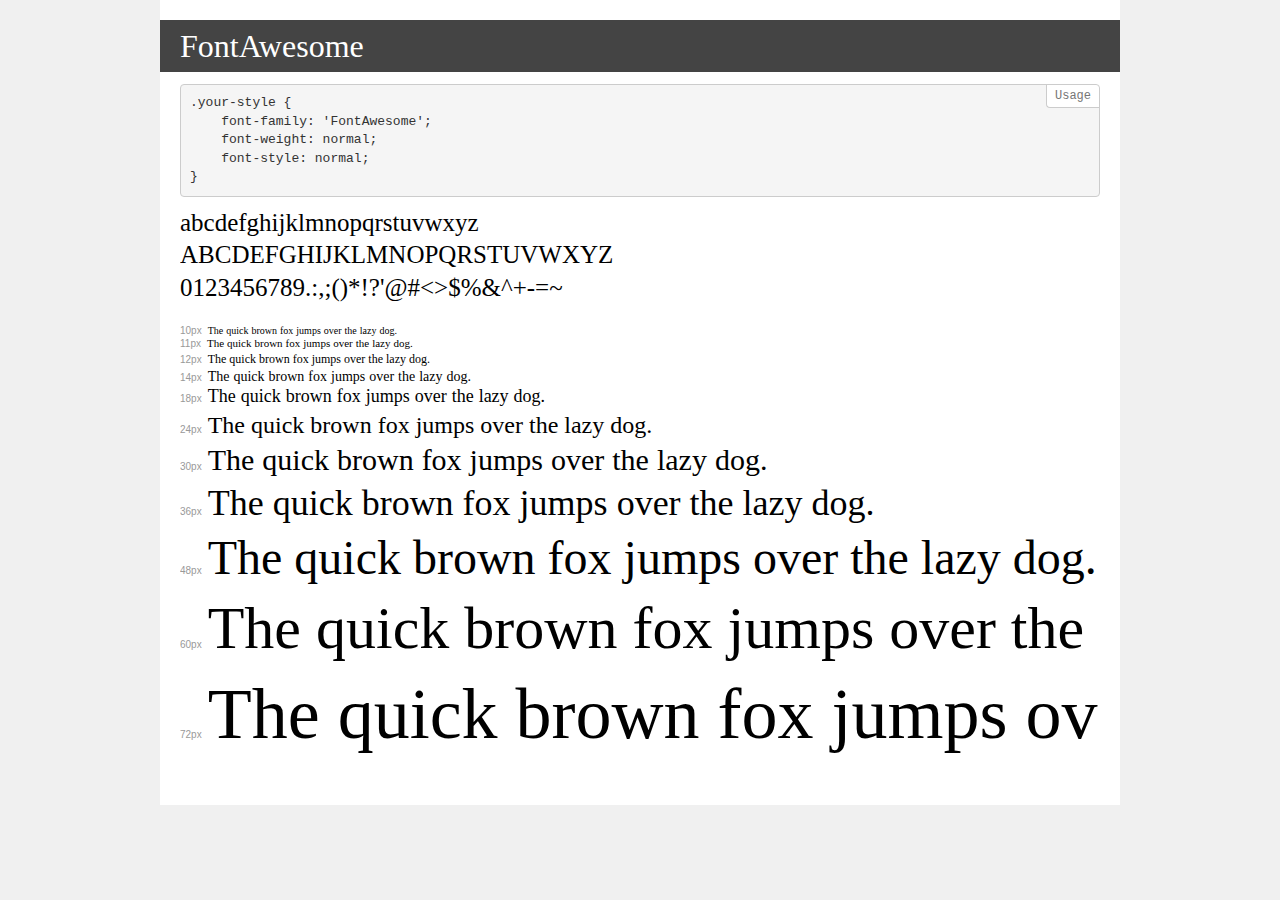
<file: fonts/porxima-nova-thin/demo.html>
<!DOCTYPE html>
<html lang="en">
<head>
    <meta charset="utf-8">
    <meta http-equiv="X-UA-Compatible" content="IE=edge">
    <meta name="viewport" content="width=device-width, initial-scale=1">
    <meta name="robots" content="noindex, noarchive">
    <meta name="format-detection" content="telephone=no">
    <title>Transfonter demo</title>
    <link href="stylesheet.css" rel="stylesheet">
    <style>
        /*
        http://meyerweb.com/eric/tools/css/reset/
        v2.0 | 20110126
        License: none (public domain)
        */
        html, body, div, span, applet, object, iframe,
        h1, h2, h3, h4, h5, h6, p, blockquote, pre,
        a, abbr, acronym, address, big, cite, code,
        del, dfn, em, img, ins, kbd, q, s, samp,
        small, strike, strong, sub, sup, tt, var,
        b, u, i, center,
        dl, dt, dd, ol, ul, li,
        fieldset, form, label, legend,
        table, caption, tbody, tfoot, thead, tr, th, td,
        article, aside, canvas, details, embed,
        figure, figcaption, footer, header, hgroup,
        menu, nav, output, ruby, section, summary,
        time, mark, audio, video {
            margin: 0;
            padding: 0;
            border: 0;
            font-size: 100%;
            font: inherit;
            vertical-align: baseline;
        }
        /* HTML5 display-role reset for older browsers */
        article, aside, details, figcaption, figure,
        footer, header, hgroup, menu, nav, section {
            display: block;
        }
        body {
            line-height: 1;
        }
        ol, ul {
            list-style: none;
        }
        blockquote, q {
            quotes: none;
        }
        blockquote:before, blockquote:after,
        q:before, q:after {
            content: '';
            content: none;
        }
        table {
            border-collapse: collapse;
            border-spacing: 0;
        }
        /* demo styles */
        body {
            background: #f0f0f0;
            color: #000;
        }
        .page {
            background: #fff;
            width: 920px;
            margin: 0 auto;
            padding: 20px 20px 0 20px;
            overflow: hidden;
        }
        .font-container {
            overflow-x: auto;
            overflow-y: hidden;
            margin-bottom: 40px;
            line-height: 1.3;
            white-space: nowrap;
            padding-bottom: 5px;
        }
        h1 {
            position: relative;
            background: #444;
            font-size: 32px;
            color: #fff;
            padding: 10px 20px;
            margin: 0 -20px 12px -20px;
        }
        .letters {
            font-size: 25px;
            margin-bottom: 20px;
        }
        .s10:before {
            content: '10px';
        }
        .s11:before {
            content: '11px';
        }
        .s12:before {
            content: '12px';
        }
        .s14:before {
            content: '14px';
        }
        .s18:before {
            content: '18px';
        }
        .s24:before {
            content: '24px';
        }
        .s30:before {
            content: '30px';
        }
        .s36:before {
            content: '36px';
        }
        .s48:before {
            content: '48px';
        }
        .s60:before {
            content: '60px';
        }
        .s72:before {
            content: '72px';
        }
        .s10:before, .s11:before, .s12:before, .s14:before,
        .s18:before, .s24:before, .s30:before, .s36:before,
        .s48:before, .s60:before, .s72:before {
            font-family: Arial, sans-serif;
            font-size: 10px;
            font-weight: normal;
            font-style: normal;
            color: #999;
            padding-right: 6px;
        }
        pre {
            display: block;
            position: relative;
            padding: 9px;
            margin: 0 0 10px;
            font-family: Monaco, Menlo, Consolas, "Courier New", monospace;
            font-size: 13px;
            line-height: 1.428571429;
            color: #333;
            font-weight: normal;
            font-style: normal;
            background-color: #f5f5f5;
            border: 1px solid #ccc;
            overflow-x: auto;
            border-radius: 4px;
        }
        pre:after {
            display: block;
            position: absolute;
            right: 0;
            top: 0;
            content: 'Usage';
            line-height: 1;
            padding: 5px 8px;
            font-size: 12px;
            color: #767676;
            background-color: #fff;
            border: 1px solid #ccc;
            border-right: none;
            border-top: none;
            border-radius: 0 4px 0 4px;
            z-index: 10;
        }
        /* responsive */
        @media (max-width: 959px) {
            .page {
                width: auto;
                margin: 0;
            }
        }
    </style>
</head>
<body>
<div class="page">
    <div class="demo">
        <h1 style="font-family: 'FontAwesome'; font-weight: normal; font-style: normal;">FontAwesome</h1>
        <pre>.your-style {
    font-family: 'FontAwesome';
    font-weight: normal;
    font-style: normal;
}</pre>
        <div class="font-container" style="font-family: 'FontAwesome'; font-weight: normal; font-style: normal;">
            <p class="letters">
                abcdefghijklmnopqrstuvwxyz<br>
ABCDEFGHIJKLMNOPQRSTUVWXYZ<br>
                0123456789.:,;()*!?'@#<>$%&^+-=~
            </p>
            <p class="s10" style="font-size: 10px;">The quick brown fox jumps over the lazy dog.</p>
            <p class="s11" style="font-size: 11px;">The quick brown fox jumps over the lazy dog.</p>
            <p class="s12" style="font-size: 12px;">The quick brown fox jumps over the lazy dog.</p>
            <p class="s14" style="font-size: 14px;">The quick brown fox jumps over the lazy dog.</p>
            <p class="s18" style="font-size: 18px;">The quick brown fox jumps over the lazy dog.</p>
            <p class="s24" style="font-size: 24px;">The quick brown fox jumps over the lazy dog.</p>
            <p class="s30" style="font-size: 30px;">The quick brown fox jumps over the lazy dog.</p>
            <p class="s36" style="font-size: 36px;">The quick brown fox jumps over the lazy dog.</p>
            <p class="s48" style="font-size: 48px;">The quick brown fox jumps over the lazy dog.</p>
            <p class="s60" style="font-size: 60px;">The quick brown fox jumps over the lazy dog.</p>
            <p class="s72" style="font-size: 72px;">The quick brown fox jumps over the lazy dog.</p>
        </div>
    </div>
</div>
</body>
</html>
</file>
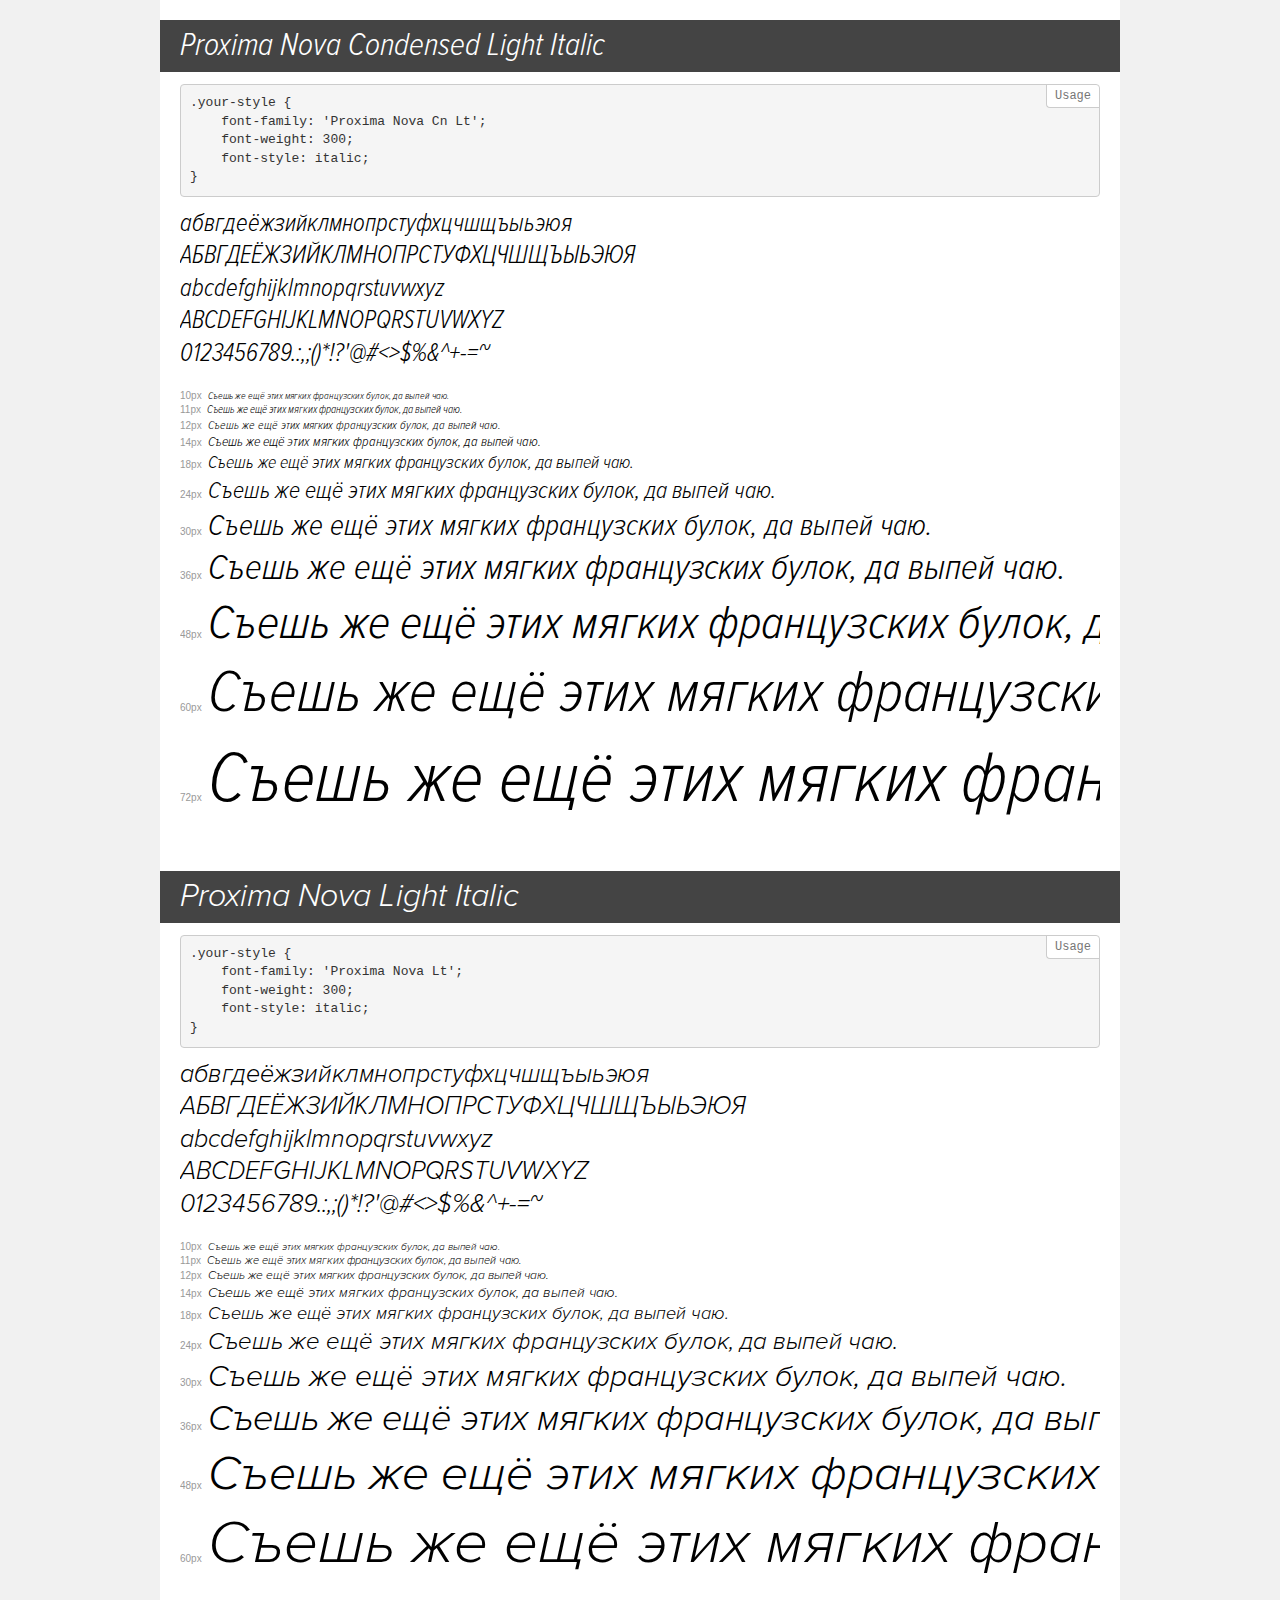
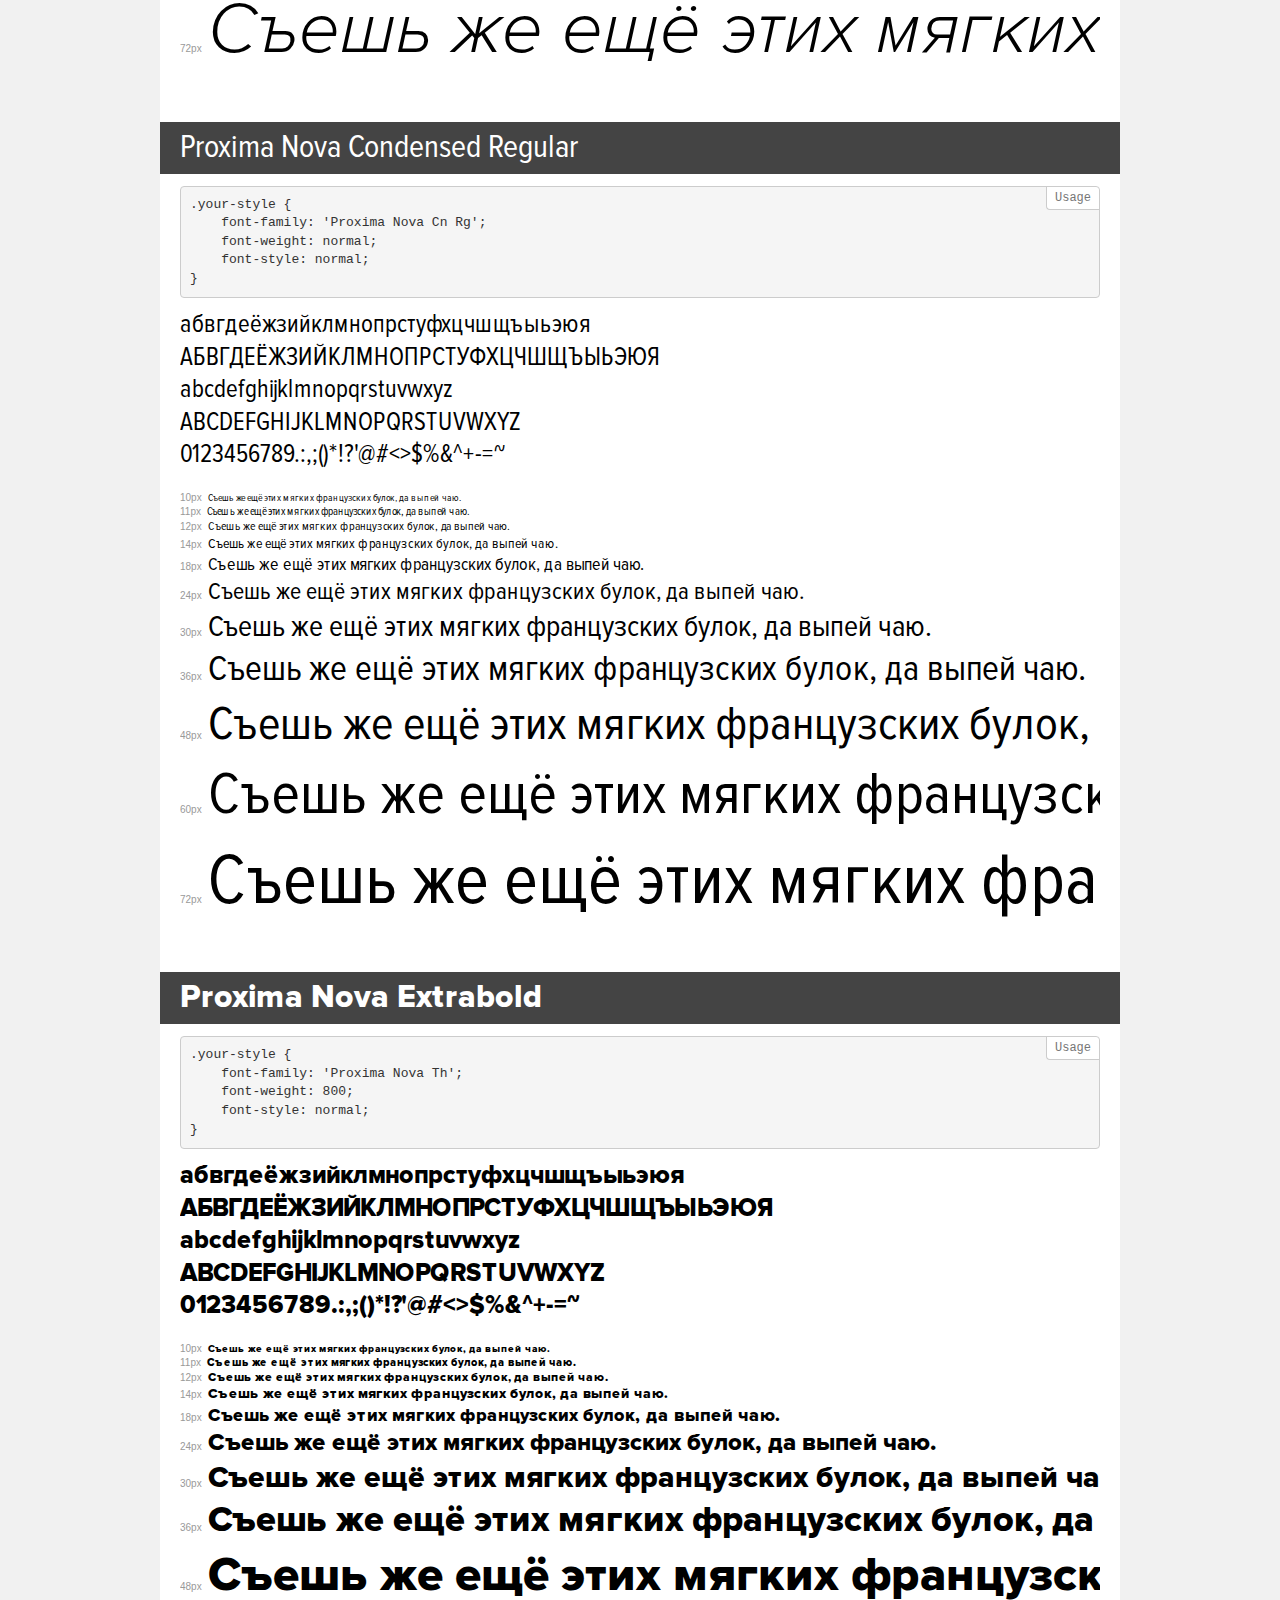
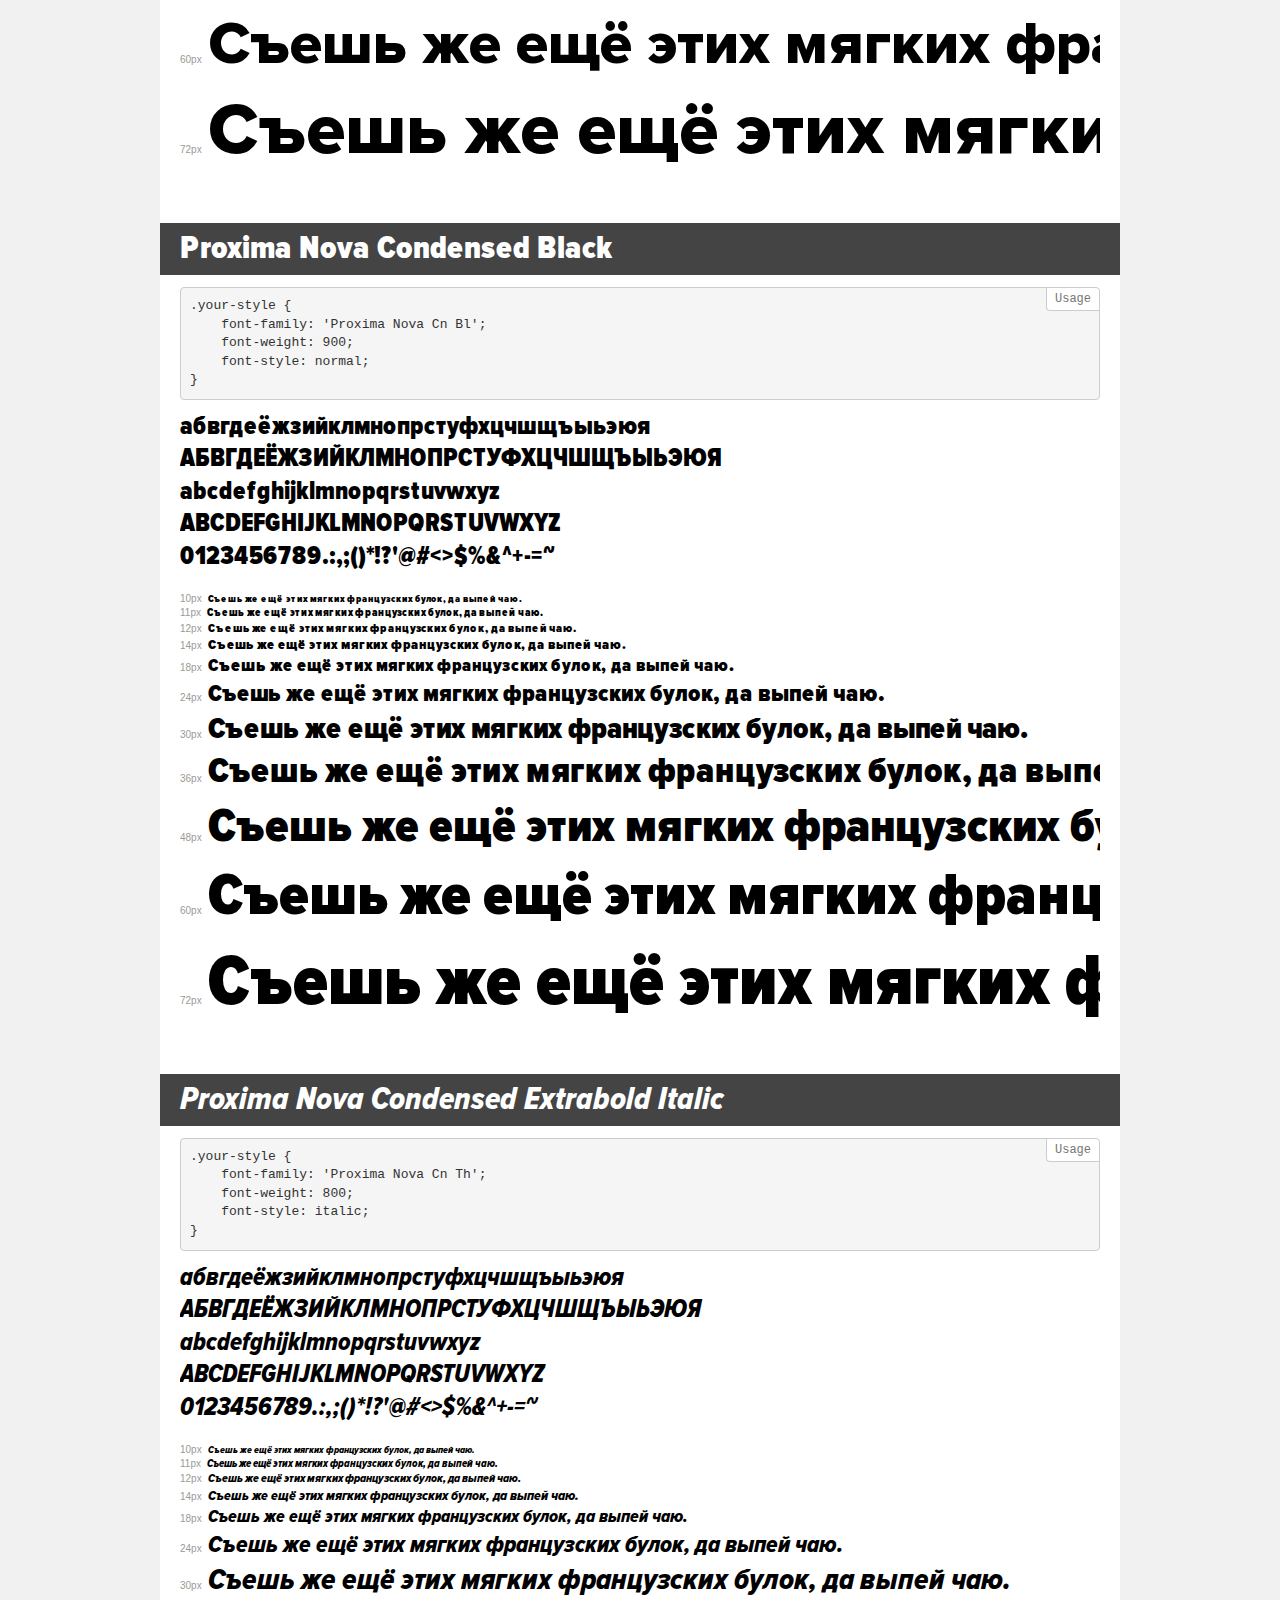
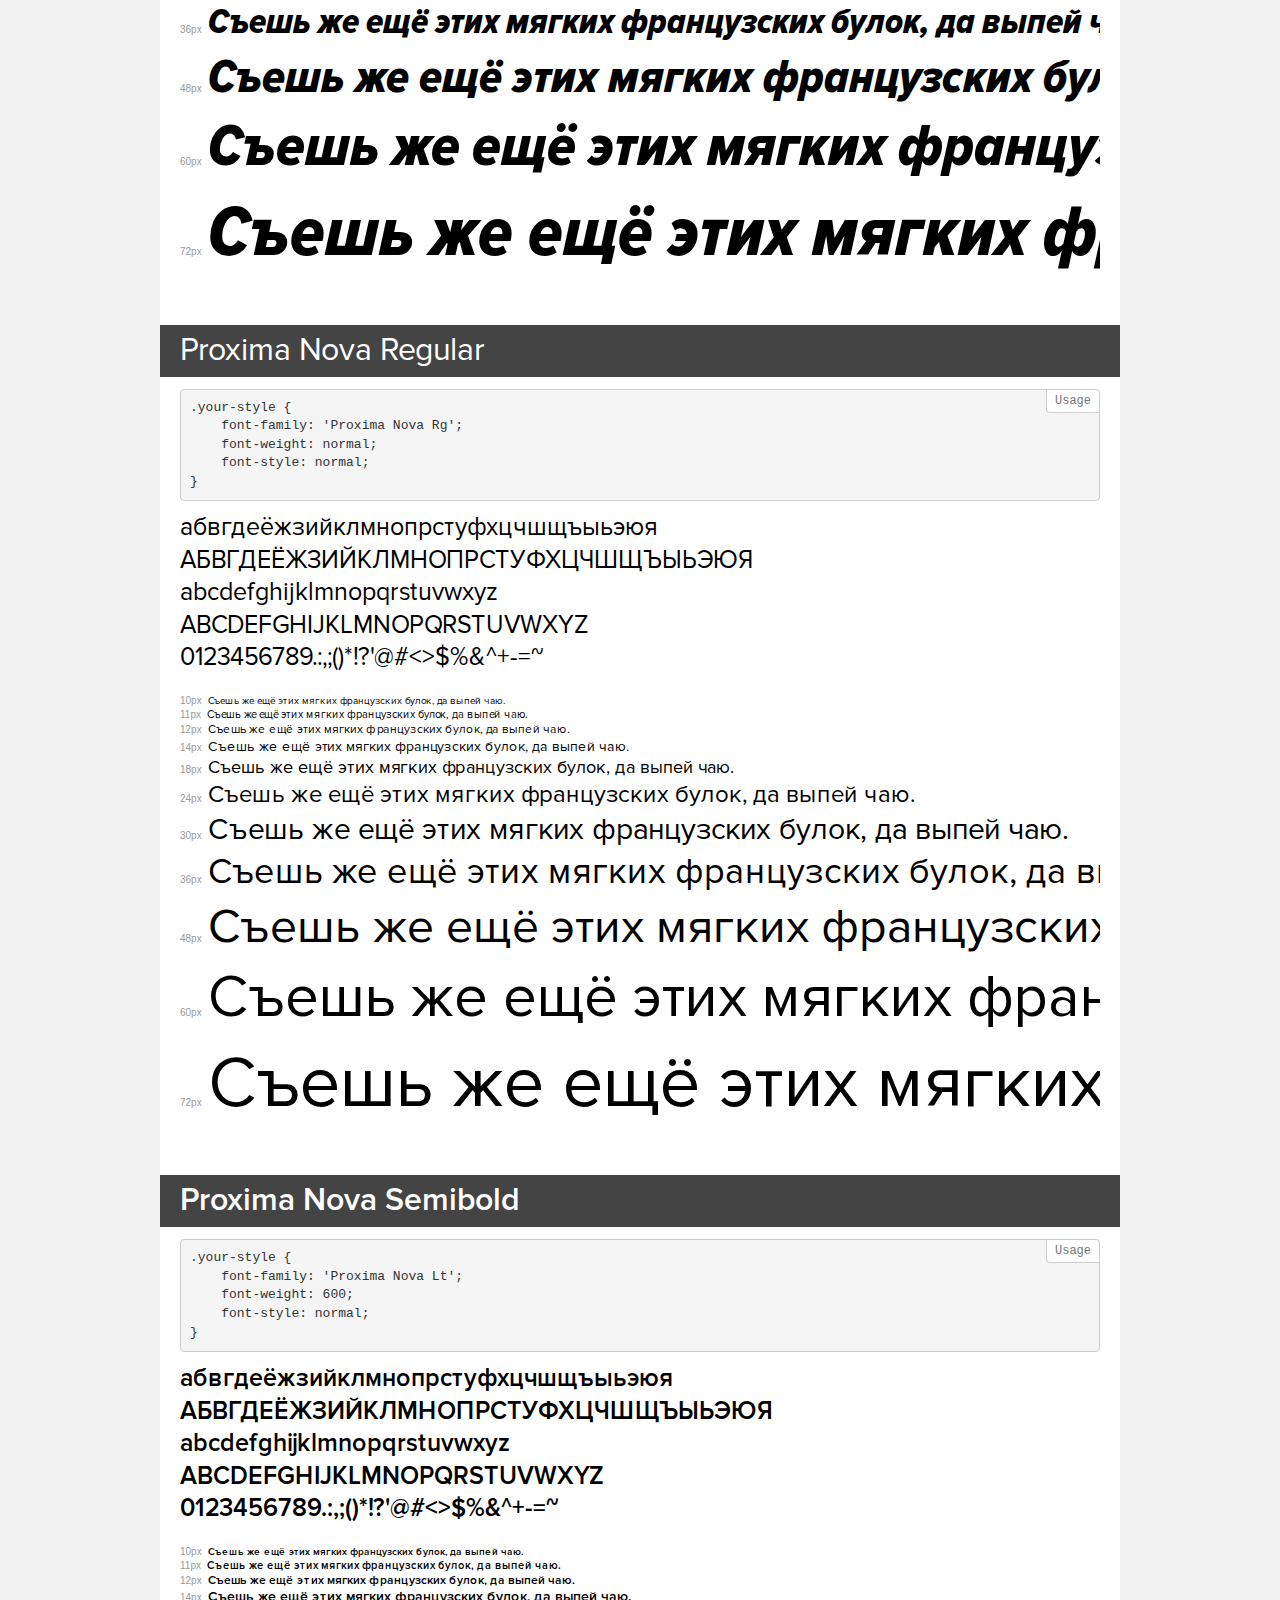
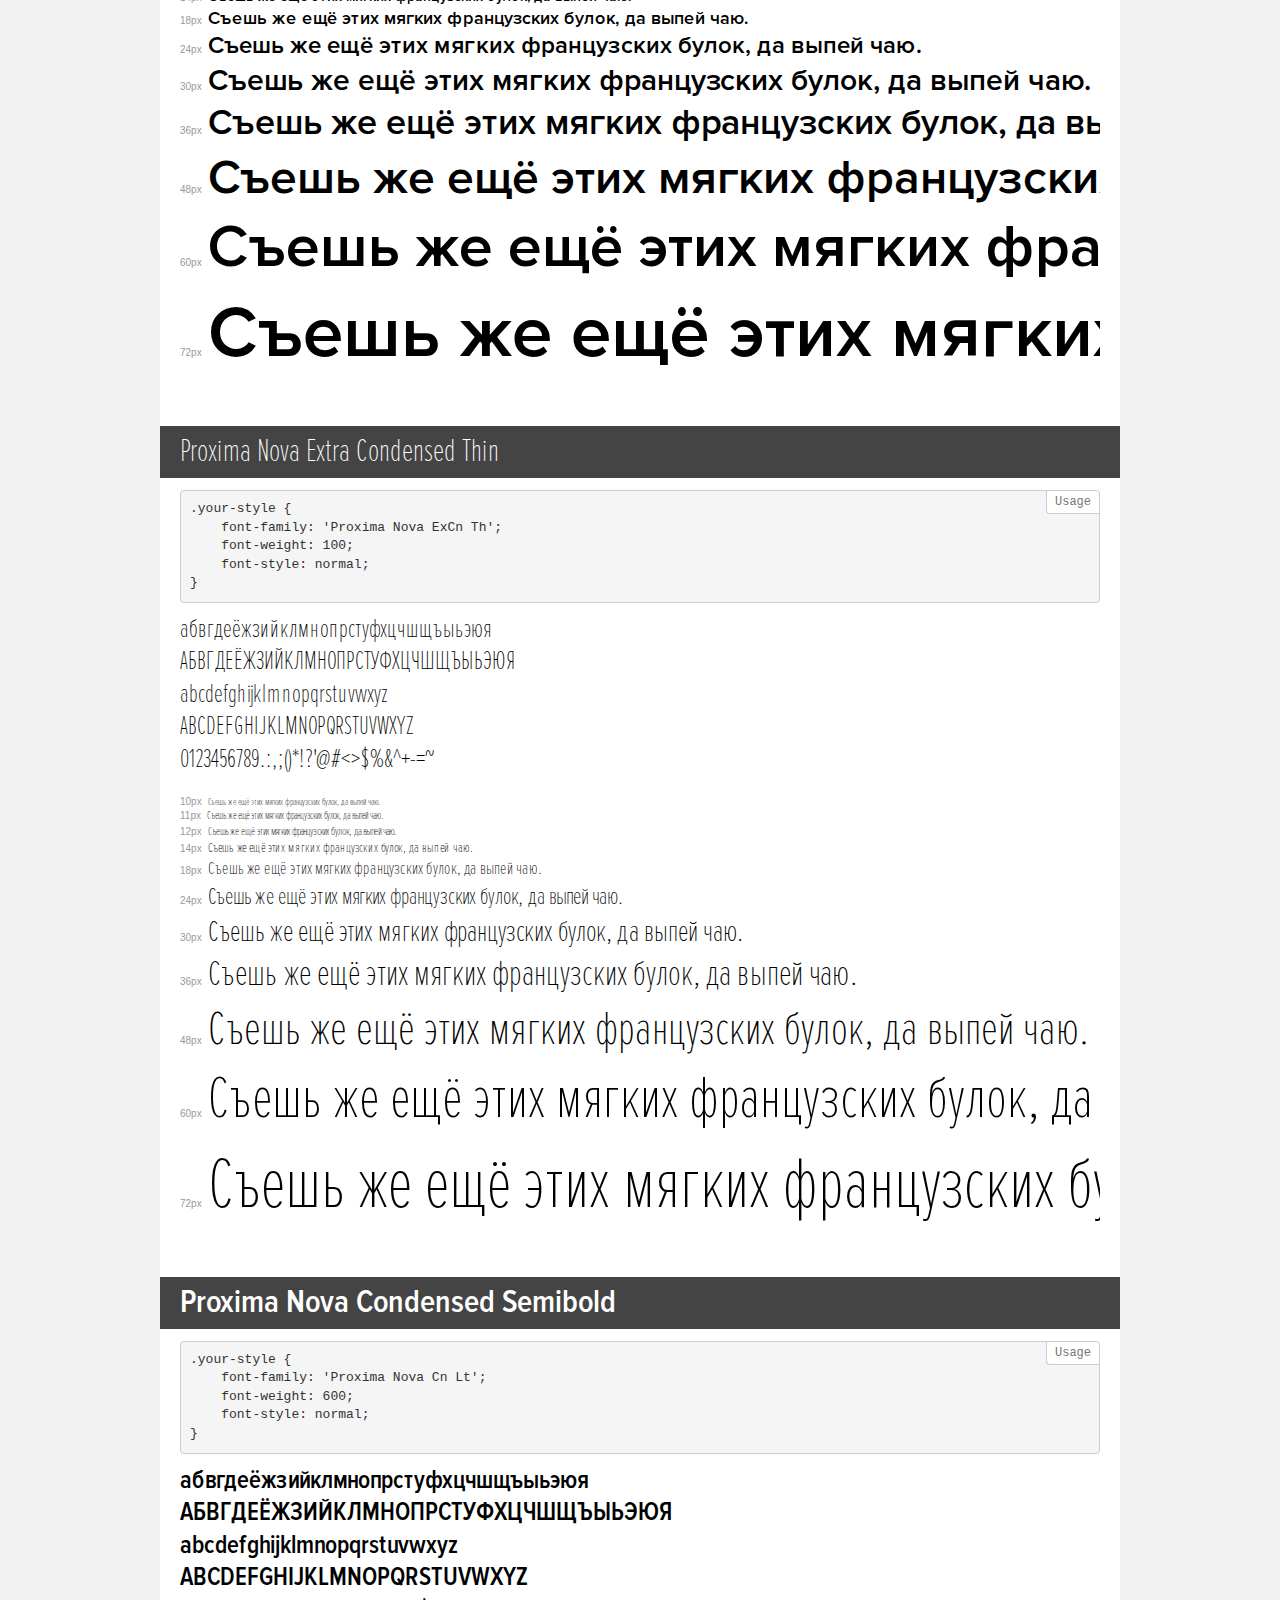
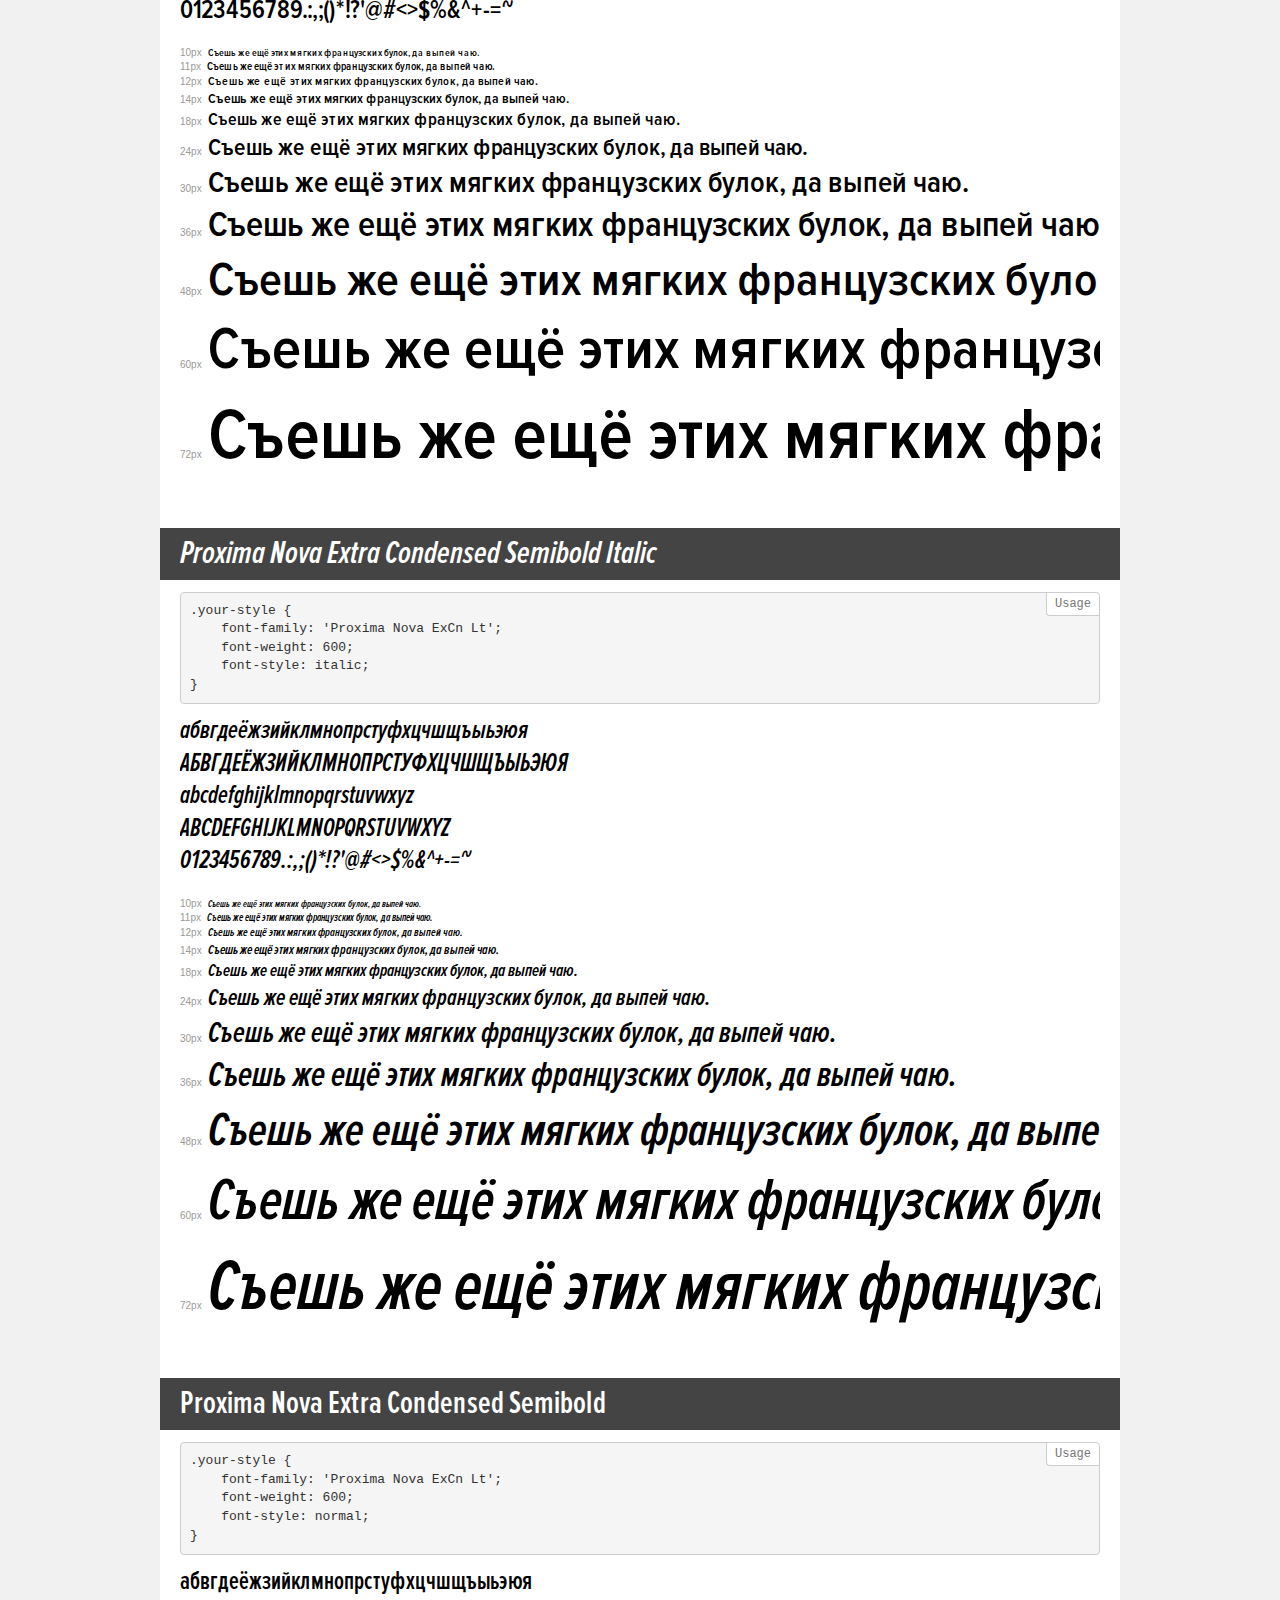
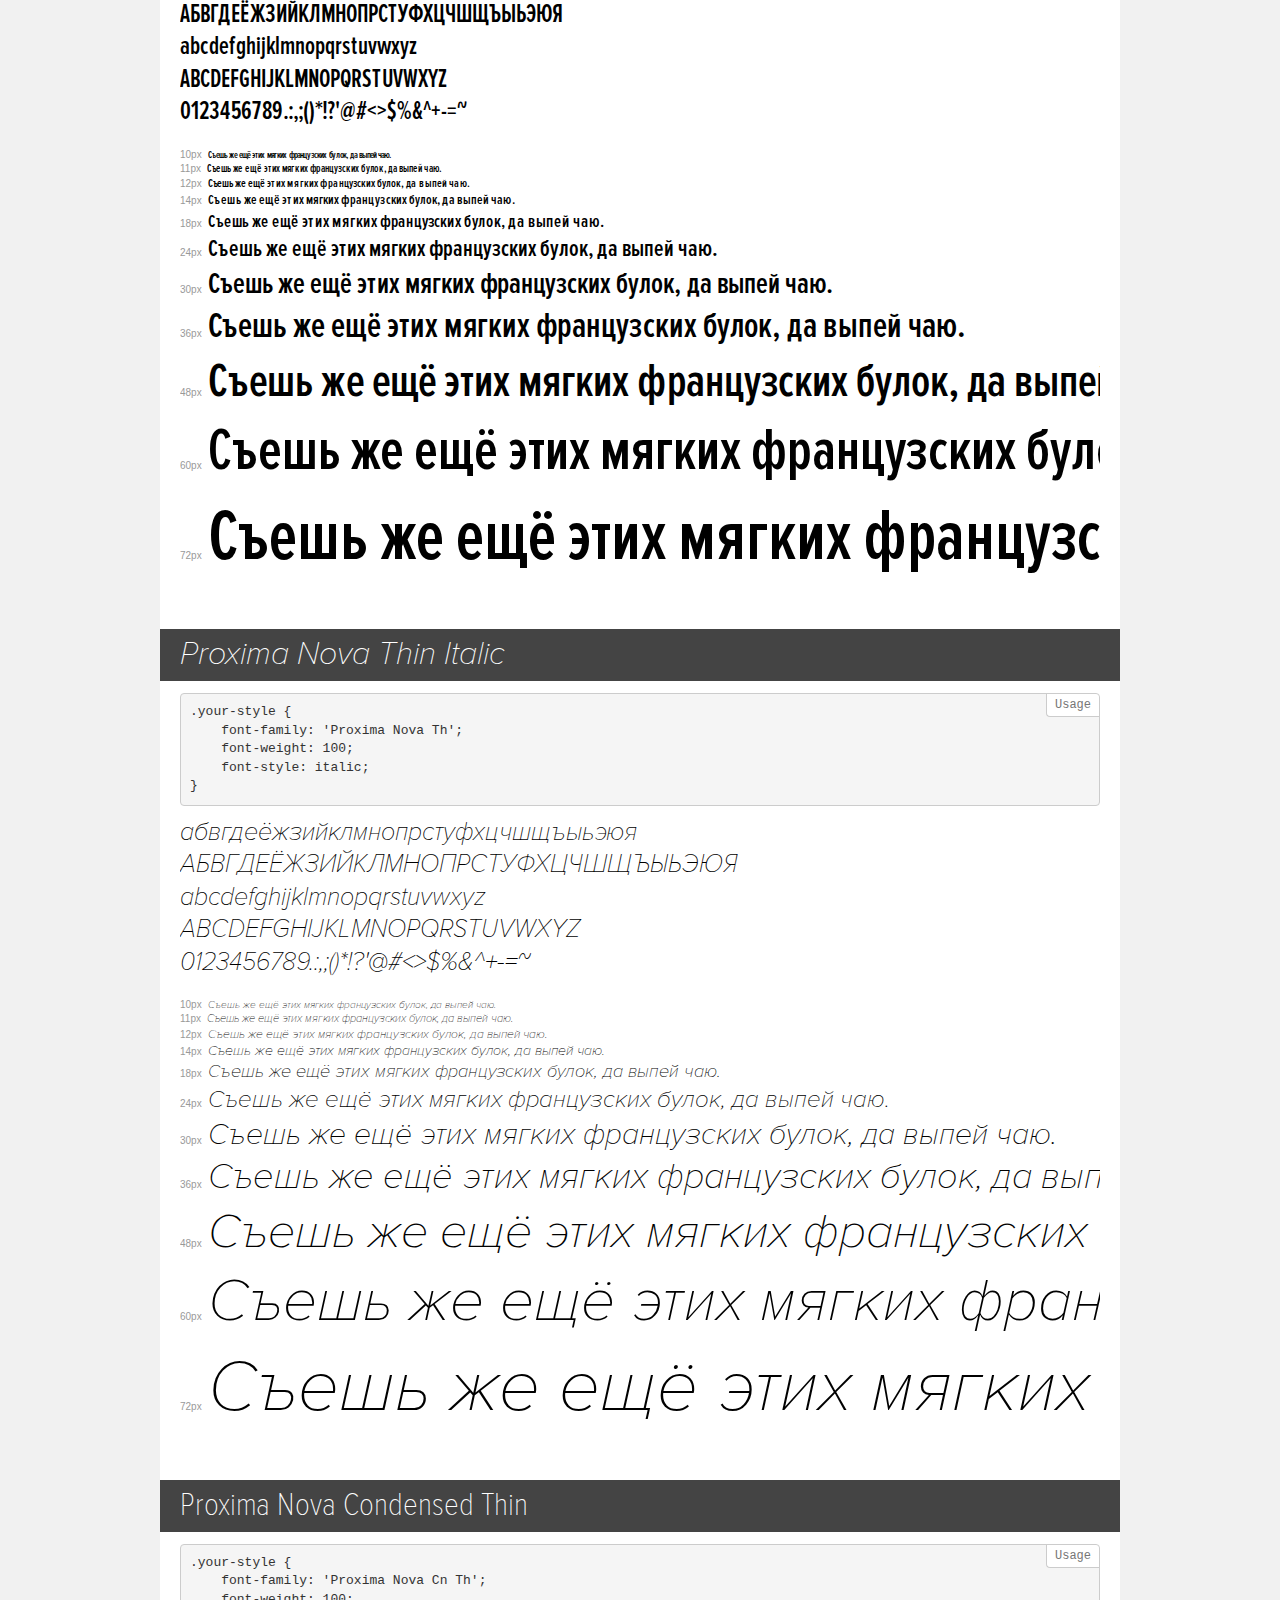
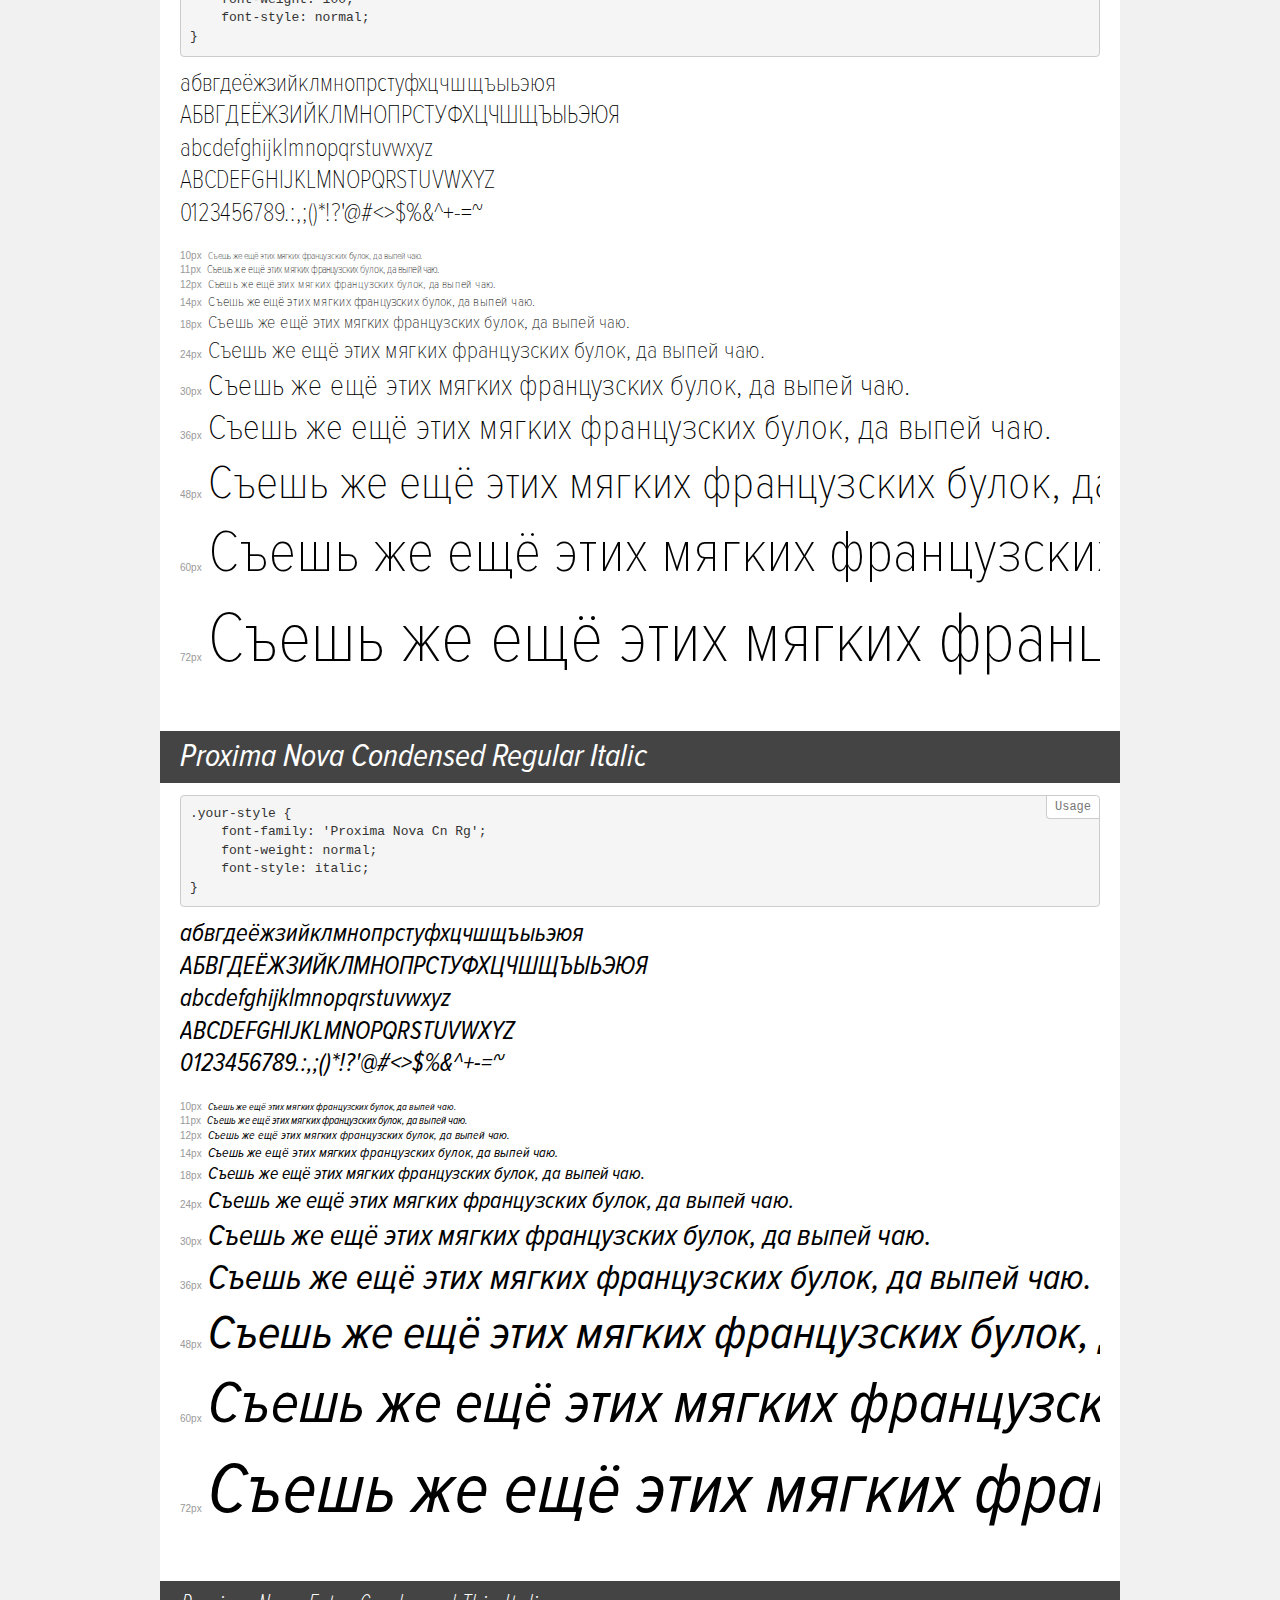
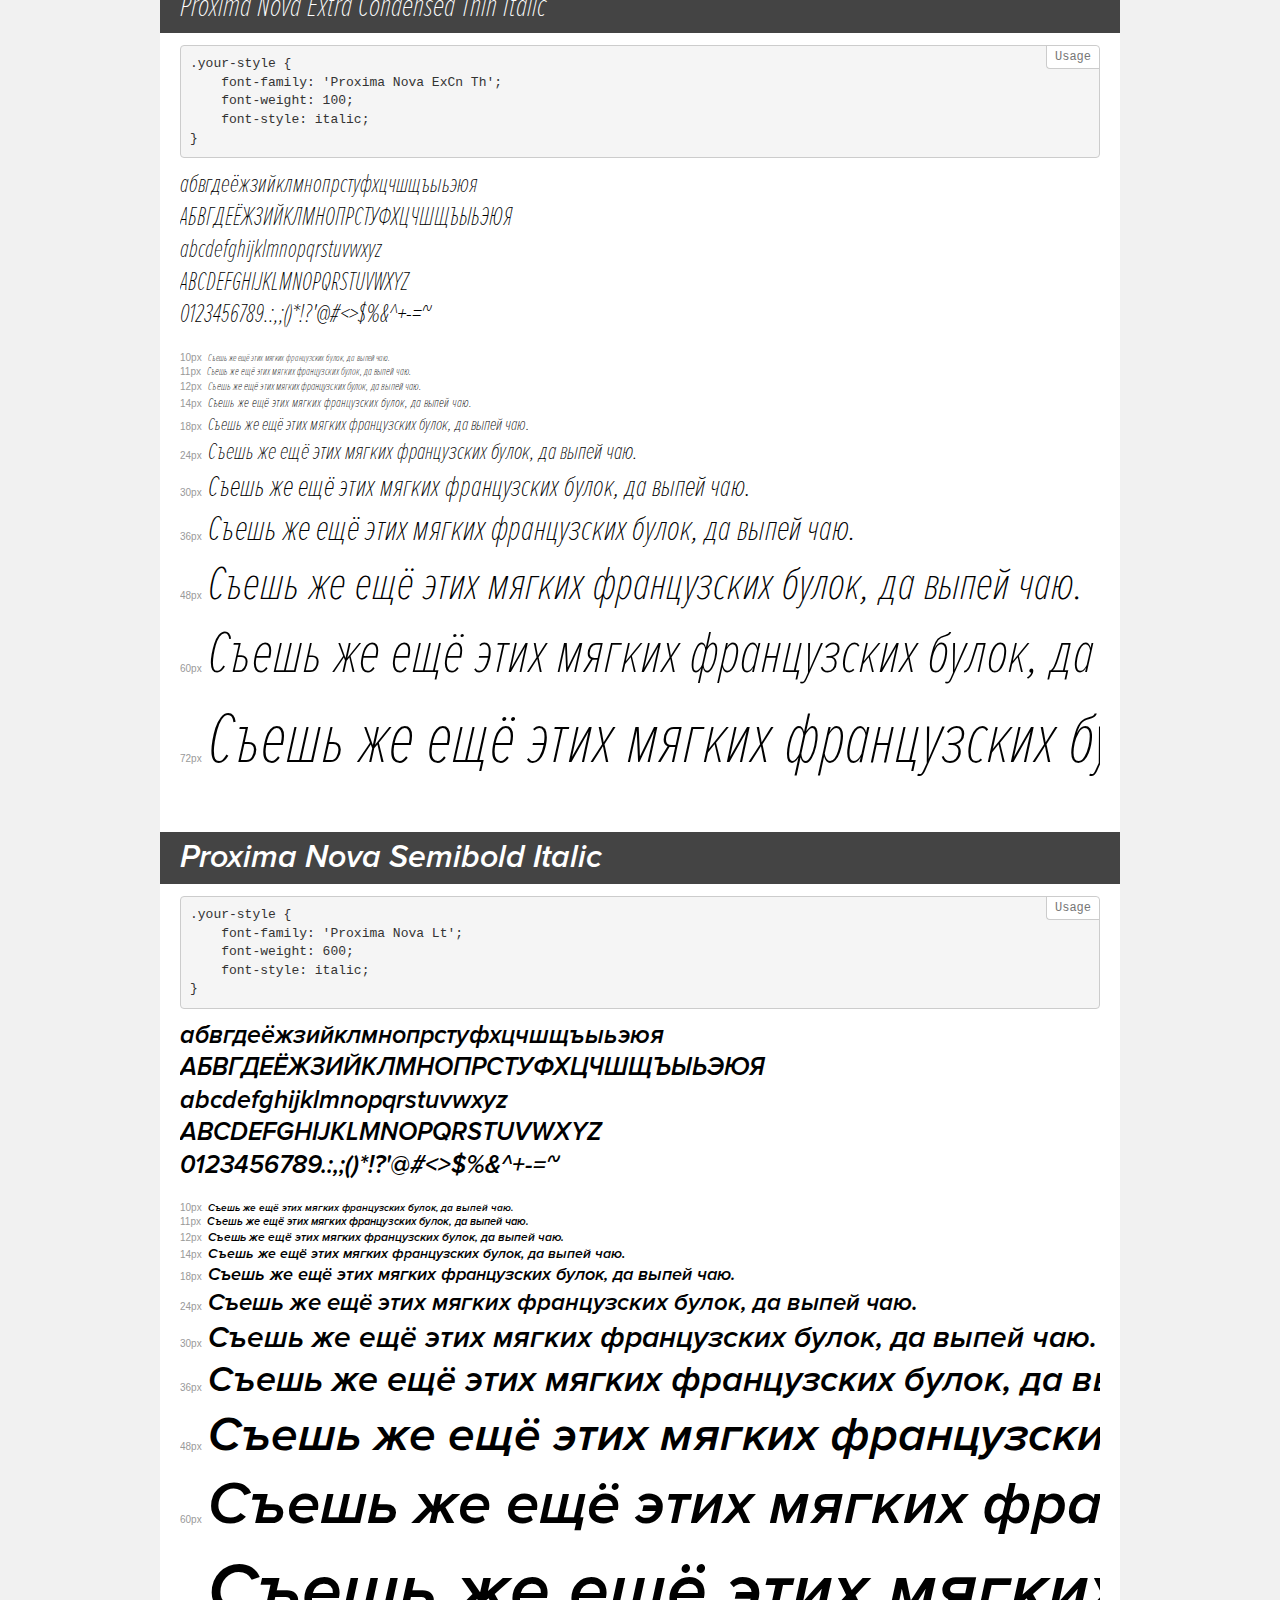
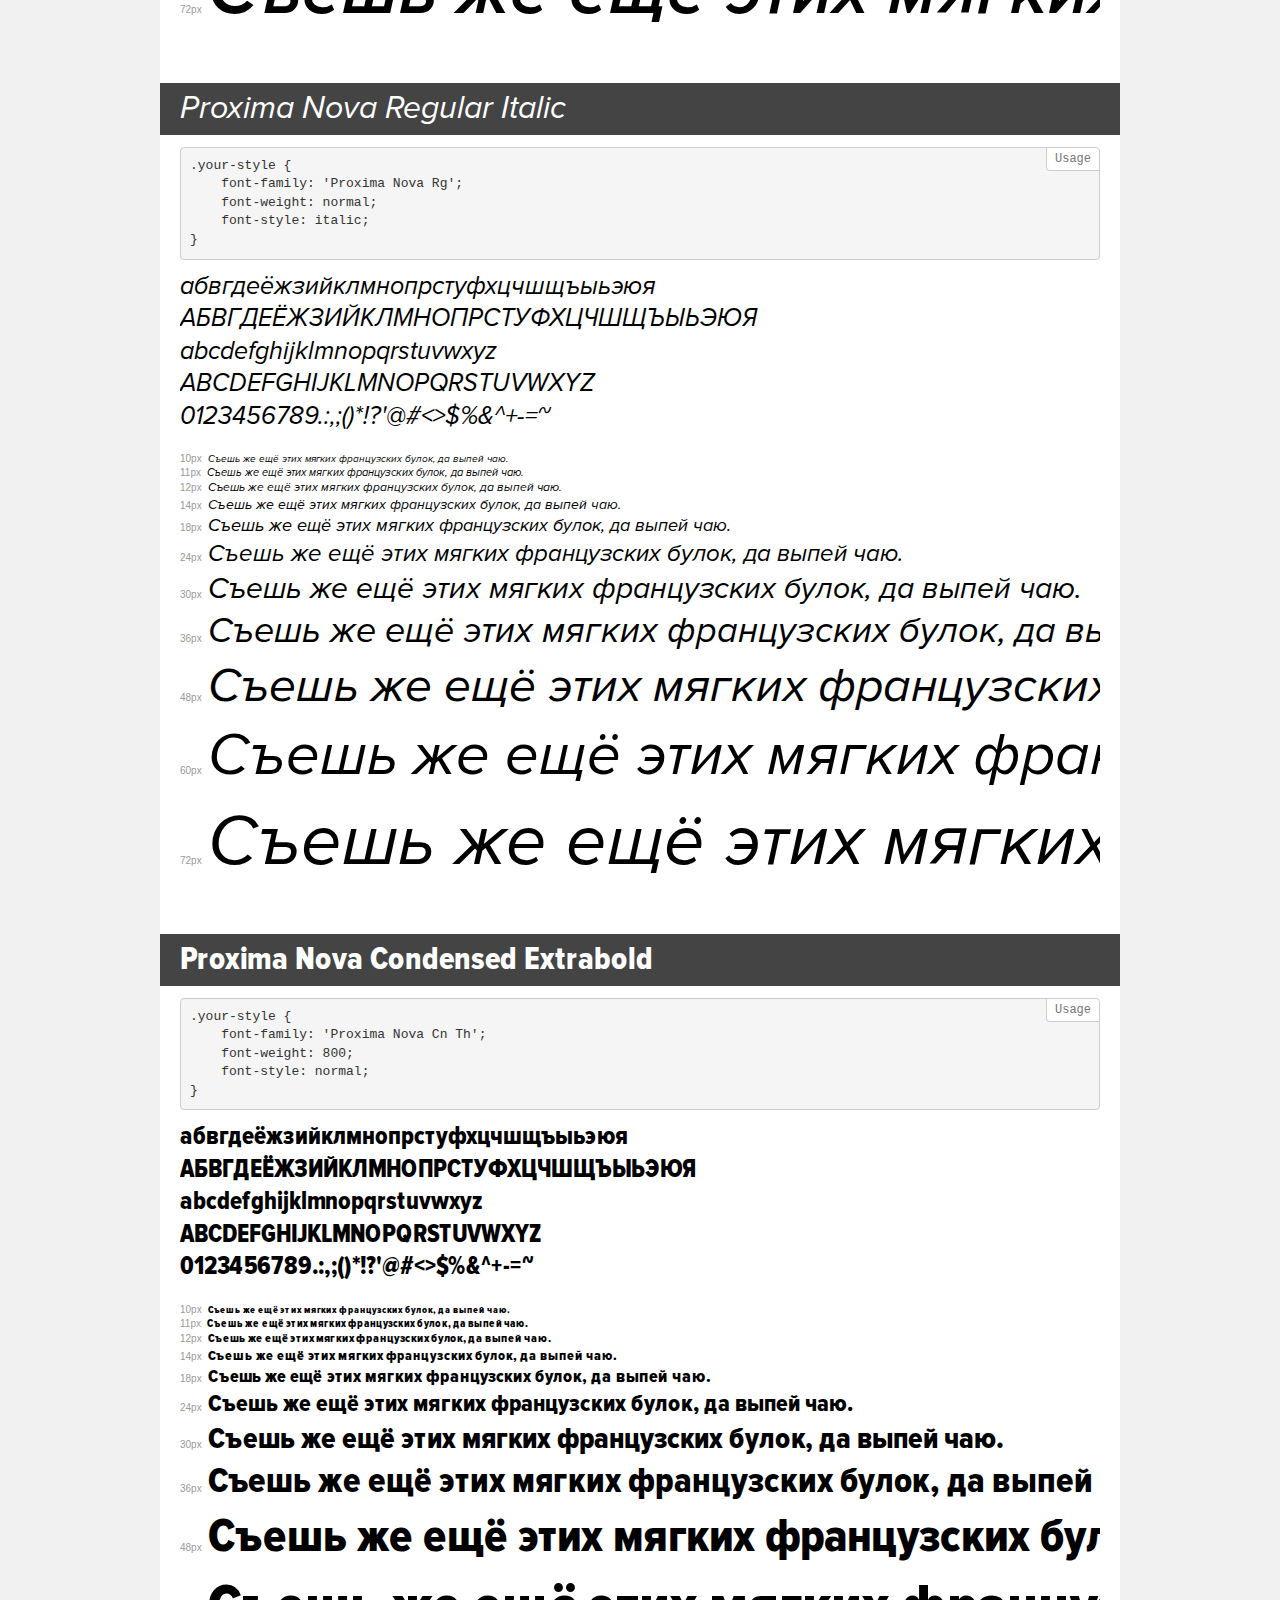
<file: fonts/ProximaNova/demo.html>
<!DOCTYPE html>
<html>
<head>
	<meta charset="utf-8">
	<meta http-equiv="X-UA-Compatible" content="IE=edge">
	<meta name="viewport" content="width=device-width, initial-scale=1">
	<meta name="robots" content="noindex, noarchive">
	<title>Transfonter demo</title>
	<link href="stylesheet.css" rel="stylesheet">
	<style>
		/*
		http://meyerweb.com/eric/tools/css/reset/
		v2.0 | 20110126
		License: none (public domain)
		*/
		html, body, div, span, applet, object, iframe,
		h1, h2, h3, h4, h5, h6, p, blockquote, pre,
		a, abbr, acronym, address, big, cite, code,
		del, dfn, em, img, ins, kbd, q, s, samp,
		small, strike, strong, sub, sup, tt, var,
		b, u, i, center,
		dl, dt, dd, ol, ul, li,
		fieldset, form, label, legend,
		table, caption, tbody, tfoot, thead, tr, th, td,
		article, aside, canvas, details, embed,
		figure, figcaption, footer, header, hgroup,
		menu, nav, output, ruby, section, summary,
		time, mark, audio, video {
			margin: 0;
			padding: 0;
			border: 0;
			font-size: 100%;
			font: inherit;
			vertical-align: baseline;
		}
		/* HTML5 display-role reset for older browsers */
		article, aside, details, figcaption, figure,
		footer, header, hgroup, menu, nav, section {
			display: block;
		}
		body {
			line-height: 1;
		}
		ol, ul {
			list-style: none;
		}
		blockquote, q {
			quotes: none;
		}
		blockquote:before, blockquote:after,
		q:before, q:after {
			content: '';
			content: none;
		}
		table {
			border-collapse: collapse;
			border-spacing: 0;
		}
		/* common styles */
		body {
			background: #f1f1f1;
			color: #000;
		}
		.page {
			background: #fff;
			width: 920px;
			margin: 0 auto;
			padding: 20px 20px 0 20px;
			overflow: hidden;
		}
		.font-container {
			overflow-x: auto;
			overflow-y: hidden;
			margin-bottom: 40px;
			line-height: 1.3;
			white-space: nowrap;
			padding-bottom: 5px;
		}
		h1 {
			position: relative;
			background: #444;
			font-size: 32px;
			color: #fff;
			padding: 10px 20px;
			margin: 0 -20px 12px -20px;
		}
		.letters {
			font-size: 25px;
			margin-bottom: 20px;
		}
		.s10:before {
			content: '10px';
		}
		.s11:before {
			content: '11px';
		}
		.s12:before {
			content: '12px';
		}
		.s14:before {
			content: '14px';
		}
		.s18:before {
			content: '18px';
		}
		.s24:before {
			content: '24px';
		}
		.s30:before {
			content: '30px';
		}
		.s36:before {
			content: '36px';
		}
		.s48:before {
			content: '48px';
		}
		.s60:before {
			content: '60px';
		}
		.s72:before {
			content: '72px';
		}
		.s10:before, .s11:before, .s12:before, .s14:before,
		.s18:before, .s24:before, .s30:before, .s36:before,
		.s48:before, .s60:before, .s72:before {
			font-family: Arial, sans-serif;
			font-size: 10px;
			font-weight: normal;
			font-style: normal;
			color: #999;
			padding-right: 6px;
		}
		pre {
			display: block;
			position: relative;
			padding: 9px;
			margin: 0 0 10px;
			font-family: Monaco, Menlo, Consolas, "Courier New", monospace !important;
			font-size: 13px;
			line-height: 1.428571429;
			color: #333;
			font-weight: normal !important;
			font-style: normal !important;
			background-color: #f5f5f5;
			border: 1px solid #ccc;
			overflow-x: auto;
			border-radius: 4px;
		}
		pre:after {
			display: block;
			position: absolute;
			right: 0;
			top: 0;
			content: 'Usage';
			line-height: 1;
			padding: 5px 8px;
			font-size: 12px;
			color: #767676;
			background-color: #fff;
			border: 1px solid #ccc;
			border-right: none;
			border-top: none;
			border-radius: 0 4px 0 4px;
			z-index: 10;
		}
		/* responsive */
		@media (max-width: 959px) {
			.page {
				width: auto;
				margin: 0;
			}
		}
	</style>
</head>
<body>
<div class="page">
	<div class="demo" style="font-family: 'Proxima Nova Cn Lt'; font-weight: 300; font-style: italic;">
		<h1>Proxima Nova Condensed Light Italic</h1>
		<pre>.your-style {
    font-family: 'Proxima Nova Cn Lt';
    font-weight: 300;
    font-style: italic;
}</pre>
		<div class="font-container">
			<p class="letters">
				абвгдеёжзийклмнопрстуфхцчшщъыьэюя <br />
				АБВГДЕЁЖЗИЙКЛМНОПРСТУФХЦЧШЩЪЫЬЭЮЯ <br />
				abcdefghijklmnopqrstuvwxyz <br />
				ABCDEFGHIJKLMNOPQRSTUVWXYZ <br />				0123456789.:,;()*!?'@#<>$%&^+-=~
			</p>
			<p class="s10" style="font-size: 10px;">Съешь же ещё этих мягких французских булок, да выпей чаю.</p>
			<p class="s11" style="font-size: 11px;">Съешь же ещё этих мягких французских булок, да выпей чаю.</p>
			<p class="s12" style="font-size: 12px;">Съешь же ещё этих мягких французских булок, да выпей чаю.</p>
			<p class="s14" style="font-size: 14px;">Съешь же ещё этих мягких французских булок, да выпей чаю.</p>
			<p class="s18" style="font-size: 18px;">Съешь же ещё этих мягких французских булок, да выпей чаю.</p>
			<p class="s24" style="font-size: 24px;">Съешь же ещё этих мягких французских булок, да выпей чаю.</p>
			<p class="s30" style="font-size: 30px;">Съешь же ещё этих мягких французских булок, да выпей чаю.</p>
			<p class="s36" style="font-size: 36px;">Съешь же ещё этих мягких французских булок, да выпей чаю.</p>
			<p class="s48" style="font-size: 48px;">Съешь же ещё этих мягких французских булок, да выпей чаю.</p>
			<p class="s60" style="font-size: 60px;">Съешь же ещё этих мягких французских булок, да выпей чаю.</p>
			<p class="s72" style="font-size: 72px;">Съешь же ещё этих мягких французских булок, да выпей чаю.</p>
		</div>
	</div>
	<div class="demo" style="font-family: 'Proxima Nova Lt'; font-weight: 300; font-style: italic;">
		<h1>Proxima Nova Light Italic</h1>
		<pre>.your-style {
    font-family: 'Proxima Nova Lt';
    font-weight: 300;
    font-style: italic;
}</pre>
		<div class="font-container">
			<p class="letters">
				абвгдеёжзийклмнопрстуфхцчшщъыьэюя <br />
				АБВГДЕЁЖЗИЙКЛМНОПРСТУФХЦЧШЩЪЫЬЭЮЯ <br />
				abcdefghijklmnopqrstuvwxyz <br />
				ABCDEFGHIJKLMNOPQRSTUVWXYZ <br />				0123456789.:,;()*!?'@#<>$%&^+-=~
			</p>
			<p class="s10" style="font-size: 10px;">Съешь же ещё этих мягких французских булок, да выпей чаю.</p>
			<p class="s11" style="font-size: 11px;">Съешь же ещё этих мягких французских булок, да выпей чаю.</p>
			<p class="s12" style="font-size: 12px;">Съешь же ещё этих мягких французских булок, да выпей чаю.</p>
			<p class="s14" style="font-size: 14px;">Съешь же ещё этих мягких французских булок, да выпей чаю.</p>
			<p class="s18" style="font-size: 18px;">Съешь же ещё этих мягких французских булок, да выпей чаю.</p>
			<p class="s24" style="font-size: 24px;">Съешь же ещё этих мягких французских булок, да выпей чаю.</p>
			<p class="s30" style="font-size: 30px;">Съешь же ещё этих мягких французских булок, да выпей чаю.</p>
			<p class="s36" style="font-size: 36px;">Съешь же ещё этих мягких французских булок, да выпей чаю.</p>
			<p class="s48" style="font-size: 48px;">Съешь же ещё этих мягких французских булок, да выпей чаю.</p>
			<p class="s60" style="font-size: 60px;">Съешь же ещё этих мягких французских булок, да выпей чаю.</p>
			<p class="s72" style="font-size: 72px;">Съешь же ещё этих мягких французских булок, да выпей чаю.</p>
		</div>
	</div>
	<div class="demo" style="font-family: 'Proxima Nova Cn Rg'; font-weight: normal; font-style: normal;">
		<h1>Proxima Nova Condensed Regular</h1>
		<pre>.your-style {
    font-family: 'Proxima Nova Cn Rg';
    font-weight: normal;
    font-style: normal;
}</pre>
		<div class="font-container">
			<p class="letters">
				абвгдеёжзийклмнопрстуфхцчшщъыьэюя <br />
				АБВГДЕЁЖЗИЙКЛМНОПРСТУФХЦЧШЩЪЫЬЭЮЯ <br />
				abcdefghijklmnopqrstuvwxyz <br />
				ABCDEFGHIJKLMNOPQRSTUVWXYZ <br />				0123456789.:,;()*!?'@#<>$%&^+-=~
			</p>
			<p class="s10" style="font-size: 10px;">Съешь же ещё этих мягких французских булок, да выпей чаю.</p>
			<p class="s11" style="font-size: 11px;">Съешь же ещё этих мягких французских булок, да выпей чаю.</p>
			<p class="s12" style="font-size: 12px;">Съешь же ещё этих мягких французских булок, да выпей чаю.</p>
			<p class="s14" style="font-size: 14px;">Съешь же ещё этих мягких французских булок, да выпей чаю.</p>
			<p class="s18" style="font-size: 18px;">Съешь же ещё этих мягких французских булок, да выпей чаю.</p>
			<p class="s24" style="font-size: 24px;">Съешь же ещё этих мягких французских булок, да выпей чаю.</p>
			<p class="s30" style="font-size: 30px;">Съешь же ещё этих мягких французских булок, да выпей чаю.</p>
			<p class="s36" style="font-size: 36px;">Съешь же ещё этих мягких французских булок, да выпей чаю.</p>
			<p class="s48" style="font-size: 48px;">Съешь же ещё этих мягких французских булок, да выпей чаю.</p>
			<p class="s60" style="font-size: 60px;">Съешь же ещё этих мягких французских булок, да выпей чаю.</p>
			<p class="s72" style="font-size: 72px;">Съешь же ещё этих мягких французских булок, да выпей чаю.</p>
		</div>
	</div>
	<div class="demo" style="font-family: 'Proxima Nova Th'; font-weight: 800; font-style: normal;">
		<h1>Proxima Nova Extrabold</h1>
		<pre>.your-style {
    font-family: 'Proxima Nova Th';
    font-weight: 800;
    font-style: normal;
}</pre>
		<div class="font-container">
			<p class="letters">
				абвгдеёжзийклмнопрстуфхцчшщъыьэюя <br />
				АБВГДЕЁЖЗИЙКЛМНОПРСТУФХЦЧШЩЪЫЬЭЮЯ <br />
				abcdefghijklmnopqrstuvwxyz <br />
				ABCDEFGHIJKLMNOPQRSTUVWXYZ <br />				0123456789.:,;()*!?'@#<>$%&^+-=~
			</p>
			<p class="s10" style="font-size: 10px;">Съешь же ещё этих мягких французских булок, да выпей чаю.</p>
			<p class="s11" style="font-size: 11px;">Съешь же ещё этих мягких французских булок, да выпей чаю.</p>
			<p class="s12" style="font-size: 12px;">Съешь же ещё этих мягких французских булок, да выпей чаю.</p>
			<p class="s14" style="font-size: 14px;">Съешь же ещё этих мягких французских булок, да выпей чаю.</p>
			<p class="s18" style="font-size: 18px;">Съешь же ещё этих мягких французских булок, да выпей чаю.</p>
			<p class="s24" style="font-size: 24px;">Съешь же ещё этих мягких французских булок, да выпей чаю.</p>
			<p class="s30" style="font-size: 30px;">Съешь же ещё этих мягких французских булок, да выпей чаю.</p>
			<p class="s36" style="font-size: 36px;">Съешь же ещё этих мягких французских булок, да выпей чаю.</p>
			<p class="s48" style="font-size: 48px;">Съешь же ещё этих мягких французских булок, да выпей чаю.</p>
			<p class="s60" style="font-size: 60px;">Съешь же ещё этих мягких французских булок, да выпей чаю.</p>
			<p class="s72" style="font-size: 72px;">Съешь же ещё этих мягких французских булок, да выпей чаю.</p>
		</div>
	</div>
	<div class="demo" style="font-family: 'Proxima Nova Cn Bl'; font-weight: 900; font-style: normal;">
		<h1>Proxima Nova Condensed Black</h1>
		<pre>.your-style {
    font-family: 'Proxima Nova Cn Bl';
    font-weight: 900;
    font-style: normal;
}</pre>
		<div class="font-container">
			<p class="letters">
				абвгдеёжзийклмнопрстуфхцчшщъыьэюя <br />
				АБВГДЕЁЖЗИЙКЛМНОПРСТУФХЦЧШЩЪЫЬЭЮЯ <br />
				abcdefghijklmnopqrstuvwxyz <br />
				ABCDEFGHIJKLMNOPQRSTUVWXYZ <br />				0123456789.:,;()*!?'@#<>$%&^+-=~
			</p>
			<p class="s10" style="font-size: 10px;">Съешь же ещё этих мягких французских булок, да выпей чаю.</p>
			<p class="s11" style="font-size: 11px;">Съешь же ещё этих мягких французских булок, да выпей чаю.</p>
			<p class="s12" style="font-size: 12px;">Съешь же ещё этих мягких французских булок, да выпей чаю.</p>
			<p class="s14" style="font-size: 14px;">Съешь же ещё этих мягких французских булок, да выпей чаю.</p>
			<p class="s18" style="font-size: 18px;">Съешь же ещё этих мягких французских булок, да выпей чаю.</p>
			<p class="s24" style="font-size: 24px;">Съешь же ещё этих мягких французских булок, да выпей чаю.</p>
			<p class="s30" style="font-size: 30px;">Съешь же ещё этих мягких французских булок, да выпей чаю.</p>
			<p class="s36" style="font-size: 36px;">Съешь же ещё этих мягких французских булок, да выпей чаю.</p>
			<p class="s48" style="font-size: 48px;">Съешь же ещё этих мягких французских булок, да выпей чаю.</p>
			<p class="s60" style="font-size: 60px;">Съешь же ещё этих мягких французских булок, да выпей чаю.</p>
			<p class="s72" style="font-size: 72px;">Съешь же ещё этих мягких французских булок, да выпей чаю.</p>
		</div>
	</div>
	<div class="demo" style="font-family: 'Proxima Nova Cn Th'; font-weight: 800; font-style: italic;">
		<h1>Proxima Nova Condensed Extrabold Italic</h1>
		<pre>.your-style {
    font-family: 'Proxima Nova Cn Th';
    font-weight: 800;
    font-style: italic;
}</pre>
		<div class="font-container">
			<p class="letters">
				абвгдеёжзийклмнопрстуфхцчшщъыьэюя <br />
				АБВГДЕЁЖЗИЙКЛМНОПРСТУФХЦЧШЩЪЫЬЭЮЯ <br />
				abcdefghijklmnopqrstuvwxyz <br />
				ABCDEFGHIJKLMNOPQRSTUVWXYZ <br />				0123456789.:,;()*!?'@#<>$%&^+-=~
			</p>
			<p class="s10" style="font-size: 10px;">Съешь же ещё этих мягких французских булок, да выпей чаю.</p>
			<p class="s11" style="font-size: 11px;">Съешь же ещё этих мягких французских булок, да выпей чаю.</p>
			<p class="s12" style="font-size: 12px;">Съешь же ещё этих мягких французских булок, да выпей чаю.</p>
			<p class="s14" style="font-size: 14px;">Съешь же ещё этих мягких французских булок, да выпей чаю.</p>
			<p class="s18" style="font-size: 18px;">Съешь же ещё этих мягких французских булок, да выпей чаю.</p>
			<p class="s24" style="font-size: 24px;">Съешь же ещё этих мягких французских булок, да выпей чаю.</p>
			<p class="s30" style="font-size: 30px;">Съешь же ещё этих мягких французских булок, да выпей чаю.</p>
			<p class="s36" style="font-size: 36px;">Съешь же ещё этих мягких французских булок, да выпей чаю.</p>
			<p class="s48" style="font-size: 48px;">Съешь же ещё этих мягких французских булок, да выпей чаю.</p>
			<p class="s60" style="font-size: 60px;">Съешь же ещё этих мягких французских булок, да выпей чаю.</p>
			<p class="s72" style="font-size: 72px;">Съешь же ещё этих мягких французских булок, да выпей чаю.</p>
		</div>
	</div>
	<div class="demo" style="font-family: 'Proxima Nova Rg'; font-weight: normal; font-style: normal;">
		<h1>Proxima Nova Regular</h1>
		<pre>.your-style {
    font-family: 'Proxima Nova Rg';
    font-weight: normal;
    font-style: normal;
}</pre>
		<div class="font-container">
			<p class="letters">
				абвгдеёжзийклмнопрстуфхцчшщъыьэюя <br />
				АБВГДЕЁЖЗИЙКЛМНОПРСТУФХЦЧШЩЪЫЬЭЮЯ <br />
				abcdefghijklmnopqrstuvwxyz <br />
				ABCDEFGHIJKLMNOPQRSTUVWXYZ <br />				0123456789.:,;()*!?'@#<>$%&^+-=~
			</p>
			<p class="s10" style="font-size: 10px;">Съешь же ещё этих мягких французских булок, да выпей чаю.</p>
			<p class="s11" style="font-size: 11px;">Съешь же ещё этих мягких французских булок, да выпей чаю.</p>
			<p class="s12" style="font-size: 12px;">Съешь же ещё этих мягких французских булок, да выпей чаю.</p>
			<p class="s14" style="font-size: 14px;">Съешь же ещё этих мягких французских булок, да выпей чаю.</p>
			<p class="s18" style="font-size: 18px;">Съешь же ещё этих мягких французских булок, да выпей чаю.</p>
			<p class="s24" style="font-size: 24px;">Съешь же ещё этих мягких французских булок, да выпей чаю.</p>
			<p class="s30" style="font-size: 30px;">Съешь же ещё этих мягких французских булок, да выпей чаю.</p>
			<p class="s36" style="font-size: 36px;">Съешь же ещё этих мягких французских булок, да выпей чаю.</p>
			<p class="s48" style="font-size: 48px;">Съешь же ещё этих мягких французских булок, да выпей чаю.</p>
			<p class="s60" style="font-size: 60px;">Съешь же ещё этих мягких французских булок, да выпей чаю.</p>
			<p class="s72" style="font-size: 72px;">Съешь же ещё этих мягких французских булок, да выпей чаю.</p>
		</div>
	</div>
	<div class="demo" style="font-family: 'Proxima Nova Lt'; font-weight: 600; font-style: normal;">
		<h1>Proxima Nova Semibold</h1>
		<pre>.your-style {
    font-family: 'Proxima Nova Lt';
    font-weight: 600;
    font-style: normal;
}</pre>
		<div class="font-container">
			<p class="letters">
				абвгдеёжзийклмнопрстуфхцчшщъыьэюя <br />
				АБВГДЕЁЖЗИЙКЛМНОПРСТУФХЦЧШЩЪЫЬЭЮЯ <br />
				abcdefghijklmnopqrstuvwxyz <br />
				ABCDEFGHIJKLMNOPQRSTUVWXYZ <br />				0123456789.:,;()*!?'@#<>$%&^+-=~
			</p>
			<p class="s10" style="font-size: 10px;">Съешь же ещё этих мягких французских булок, да выпей чаю.</p>
			<p class="s11" style="font-size: 11px;">Съешь же ещё этих мягких французских булок, да выпей чаю.</p>
			<p class="s12" style="font-size: 12px;">Съешь же ещё этих мягких французских булок, да выпей чаю.</p>
			<p class="s14" style="font-size: 14px;">Съешь же ещё этих мягких французских булок, да выпей чаю.</p>
			<p class="s18" style="font-size: 18px;">Съешь же ещё этих мягких французских булок, да выпей чаю.</p>
			<p class="s24" style="font-size: 24px;">Съешь же ещё этих мягких французских булок, да выпей чаю.</p>
			<p class="s30" style="font-size: 30px;">Съешь же ещё этих мягких французских булок, да выпей чаю.</p>
			<p class="s36" style="font-size: 36px;">Съешь же ещё этих мягких французских булок, да выпей чаю.</p>
			<p class="s48" style="font-size: 48px;">Съешь же ещё этих мягких французских булок, да выпей чаю.</p>
			<p class="s60" style="font-size: 60px;">Съешь же ещё этих мягких французских булок, да выпей чаю.</p>
			<p class="s72" style="font-size: 72px;">Съешь же ещё этих мягких французских булок, да выпей чаю.</p>
		</div>
	</div>
	<div class="demo" style="font-family: 'Proxima Nova ExCn Th'; font-weight: 100; font-style: normal;">
		<h1>Proxima Nova Extra Condensed Thin</h1>
		<pre>.your-style {
    font-family: 'Proxima Nova ExCn Th';
    font-weight: 100;
    font-style: normal;
}</pre>
		<div class="font-container">
			<p class="letters">
				абвгдеёжзийклмнопрстуфхцчшщъыьэюя <br />
				АБВГДЕЁЖЗИЙКЛМНОПРСТУФХЦЧШЩЪЫЬЭЮЯ <br />
				abcdefghijklmnopqrstuvwxyz <br />
				ABCDEFGHIJKLMNOPQRSTUVWXYZ <br />				0123456789.:,;()*!?'@#<>$%&^+-=~
			</p>
			<p class="s10" style="font-size: 10px;">Съешь же ещё этих мягких французских булок, да выпей чаю.</p>
			<p class="s11" style="font-size: 11px;">Съешь же ещё этих мягких французских булок, да выпей чаю.</p>
			<p class="s12" style="font-size: 12px;">Съешь же ещё этих мягких французских булок, да выпей чаю.</p>
			<p class="s14" style="font-size: 14px;">Съешь же ещё этих мягких французских булок, да выпей чаю.</p>
			<p class="s18" style="font-size: 18px;">Съешь же ещё этих мягких французских булок, да выпей чаю.</p>
			<p class="s24" style="font-size: 24px;">Съешь же ещё этих мягких французских булок, да выпей чаю.</p>
			<p class="s30" style="font-size: 30px;">Съешь же ещё этих мягких французских булок, да выпей чаю.</p>
			<p class="s36" style="font-size: 36px;">Съешь же ещё этих мягких французских булок, да выпей чаю.</p>
			<p class="s48" style="font-size: 48px;">Съешь же ещё этих мягких французских булок, да выпей чаю.</p>
			<p class="s60" style="font-size: 60px;">Съешь же ещё этих мягких французских булок, да выпей чаю.</p>
			<p class="s72" style="font-size: 72px;">Съешь же ещё этих мягких французских булок, да выпей чаю.</p>
		</div>
	</div>
	<div class="demo" style="font-family: 'Proxima Nova Cn Lt'; font-weight: 600; font-style: normal;">
		<h1>Proxima Nova Condensed Semibold</h1>
		<pre>.your-style {
    font-family: 'Proxima Nova Cn Lt';
    font-weight: 600;
    font-style: normal;
}</pre>
		<div class="font-container">
			<p class="letters">
				абвгдеёжзийклмнопрстуфхцчшщъыьэюя <br />
				АБВГДЕЁЖЗИЙКЛМНОПРСТУФХЦЧШЩЪЫЬЭЮЯ <br />
				abcdefghijklmnopqrstuvwxyz <br />
				ABCDEFGHIJKLMNOPQRSTUVWXYZ <br />				0123456789.:,;()*!?'@#<>$%&^+-=~
			</p>
			<p class="s10" style="font-size: 10px;">Съешь же ещё этих мягких французских булок, да выпей чаю.</p>
			<p class="s11" style="font-size: 11px;">Съешь же ещё этих мягких французских булок, да выпей чаю.</p>
			<p class="s12" style="font-size: 12px;">Съешь же ещё этих мягких французских булок, да выпей чаю.</p>
			<p class="s14" style="font-size: 14px;">Съешь же ещё этих мягких французских булок, да выпей чаю.</p>
			<p class="s18" style="font-size: 18px;">Съешь же ещё этих мягких французских булок, да выпей чаю.</p>
			<p class="s24" style="font-size: 24px;">Съешь же ещё этих мягких французских булок, да выпей чаю.</p>
			<p class="s30" style="font-size: 30px;">Съешь же ещё этих мягких французских булок, да выпей чаю.</p>
			<p class="s36" style="font-size: 36px;">Съешь же ещё этих мягких французских булок, да выпей чаю.</p>
			<p class="s48" style="font-size: 48px;">Съешь же ещё этих мягких французских булок, да выпей чаю.</p>
			<p class="s60" style="font-size: 60px;">Съешь же ещё этих мягких французских булок, да выпей чаю.</p>
			<p class="s72" style="font-size: 72px;">Съешь же ещё этих мягких французских булок, да выпей чаю.</p>
		</div>
	</div>
	<div class="demo" style="font-family: 'Proxima Nova ExCn Lt'; font-weight: 600; font-style: italic;">
		<h1>Proxima Nova Extra Condensed Semibold Italic</h1>
		<pre>.your-style {
    font-family: 'Proxima Nova ExCn Lt';
    font-weight: 600;
    font-style: italic;
}</pre>
		<div class="font-container">
			<p class="letters">
				абвгдеёжзийклмнопрстуфхцчшщъыьэюя <br />
				АБВГДЕЁЖЗИЙКЛМНОПРСТУФХЦЧШЩЪЫЬЭЮЯ <br />
				abcdefghijklmnopqrstuvwxyz <br />
				ABCDEFGHIJKLMNOPQRSTUVWXYZ <br />				0123456789.:,;()*!?'@#<>$%&^+-=~
			</p>
			<p class="s10" style="font-size: 10px;">Съешь же ещё этих мягких французских булок, да выпей чаю.</p>
			<p class="s11" style="font-size: 11px;">Съешь же ещё этих мягких французских булок, да выпей чаю.</p>
			<p class="s12" style="font-size: 12px;">Съешь же ещё этих мягких французских булок, да выпей чаю.</p>
			<p class="s14" style="font-size: 14px;">Съешь же ещё этих мягких французских булок, да выпей чаю.</p>
			<p class="s18" style="font-size: 18px;">Съешь же ещё этих мягких французских булок, да выпей чаю.</p>
			<p class="s24" style="font-size: 24px;">Съешь же ещё этих мягких французских булок, да выпей чаю.</p>
			<p class="s30" style="font-size: 30px;">Съешь же ещё этих мягких французских булок, да выпей чаю.</p>
			<p class="s36" style="font-size: 36px;">Съешь же ещё этих мягких французских булок, да выпей чаю.</p>
			<p class="s48" style="font-size: 48px;">Съешь же ещё этих мягких французских булок, да выпей чаю.</p>
			<p class="s60" style="font-size: 60px;">Съешь же ещё этих мягких французских булок, да выпей чаю.</p>
			<p class="s72" style="font-size: 72px;">Съешь же ещё этих мягких французских булок, да выпей чаю.</p>
		</div>
	</div>
	<div class="demo" style="font-family: 'Proxima Nova ExCn Lt'; font-weight: 600; font-style: normal;">
		<h1>Proxima Nova Extra Condensed Semibold</h1>
		<pre>.your-style {
    font-family: 'Proxima Nova ExCn Lt';
    font-weight: 600;
    font-style: normal;
}</pre>
		<div class="font-container">
			<p class="letters">
				абвгдеёжзийклмнопрстуфхцчшщъыьэюя <br />
				АБВГДЕЁЖЗИЙКЛМНОПРСТУФХЦЧШЩЪЫЬЭЮЯ <br />
				abcdefghijklmnopqrstuvwxyz <br />
				ABCDEFGHIJKLMNOPQRSTUVWXYZ <br />				0123456789.:,;()*!?'@#<>$%&^+-=~
			</p>
			<p class="s10" style="font-size: 10px;">Съешь же ещё этих мягких французских булок, да выпей чаю.</p>
			<p class="s11" style="font-size: 11px;">Съешь же ещё этих мягких французских булок, да выпей чаю.</p>
			<p class="s12" style="font-size: 12px;">Съешь же ещё этих мягких французских булок, да выпей чаю.</p>
			<p class="s14" style="font-size: 14px;">Съешь же ещё этих мягких французских булок, да выпей чаю.</p>
			<p class="s18" style="font-size: 18px;">Съешь же ещё этих мягких французских булок, да выпей чаю.</p>
			<p class="s24" style="font-size: 24px;">Съешь же ещё этих мягких французских булок, да выпей чаю.</p>
			<p class="s30" style="font-size: 30px;">Съешь же ещё этих мягких французских булок, да выпей чаю.</p>
			<p class="s36" style="font-size: 36px;">Съешь же ещё этих мягких французских булок, да выпей чаю.</p>
			<p class="s48" style="font-size: 48px;">Съешь же ещё этих мягких французских булок, да выпей чаю.</p>
			<p class="s60" style="font-size: 60px;">Съешь же ещё этих мягких французских булок, да выпей чаю.</p>
			<p class="s72" style="font-size: 72px;">Съешь же ещё этих мягких французских булок, да выпей чаю.</p>
		</div>
	</div>
	<div class="demo" style="font-family: 'Proxima Nova Th'; font-weight: 100; font-style: italic;">
		<h1>Proxima Nova Thin Italic</h1>
		<pre>.your-style {
    font-family: 'Proxima Nova Th';
    font-weight: 100;
    font-style: italic;
}</pre>
		<div class="font-container">
			<p class="letters">
				абвгдеёжзийклмнопрстуфхцчшщъыьэюя <br />
				АБВГДЕЁЖЗИЙКЛМНОПРСТУФХЦЧШЩЪЫЬЭЮЯ <br />
				abcdefghijklmnopqrstuvwxyz <br />
				ABCDEFGHIJKLMNOPQRSTUVWXYZ <br />				0123456789.:,;()*!?'@#<>$%&^+-=~
			</p>
			<p class="s10" style="font-size: 10px;">Съешь же ещё этих мягких французских булок, да выпей чаю.</p>
			<p class="s11" style="font-size: 11px;">Съешь же ещё этих мягких французских булок, да выпей чаю.</p>
			<p class="s12" style="font-size: 12px;">Съешь же ещё этих мягких французских булок, да выпей чаю.</p>
			<p class="s14" style="font-size: 14px;">Съешь же ещё этих мягких французских булок, да выпей чаю.</p>
			<p class="s18" style="font-size: 18px;">Съешь же ещё этих мягких французских булок, да выпей чаю.</p>
			<p class="s24" style="font-size: 24px;">Съешь же ещё этих мягких французских булок, да выпей чаю.</p>
			<p class="s30" style="font-size: 30px;">Съешь же ещё этих мягких французских булок, да выпей чаю.</p>
			<p class="s36" style="font-size: 36px;">Съешь же ещё этих мягких французских булок, да выпей чаю.</p>
			<p class="s48" style="font-size: 48px;">Съешь же ещё этих мягких французских булок, да выпей чаю.</p>
			<p class="s60" style="font-size: 60px;">Съешь же ещё этих мягких французских булок, да выпей чаю.</p>
			<p class="s72" style="font-size: 72px;">Съешь же ещё этих мягких французских булок, да выпей чаю.</p>
		</div>
	</div>
	<div class="demo" style="font-family: 'Proxima Nova Cn Th'; font-weight: 100; font-style: normal;">
		<h1>Proxima Nova Condensed Thin</h1>
		<pre>.your-style {
    font-family: 'Proxima Nova Cn Th';
    font-weight: 100;
    font-style: normal;
}</pre>
		<div class="font-container">
			<p class="letters">
				абвгдеёжзийклмнопрстуфхцчшщъыьэюя <br />
				АБВГДЕЁЖЗИЙКЛМНОПРСТУФХЦЧШЩЪЫЬЭЮЯ <br />
				abcdefghijklmnopqrstuvwxyz <br />
				ABCDEFGHIJKLMNOPQRSTUVWXYZ <br />				0123456789.:,;()*!?'@#<>$%&^+-=~
			</p>
			<p class="s10" style="font-size: 10px;">Съешь же ещё этих мягких французских булок, да выпей чаю.</p>
			<p class="s11" style="font-size: 11px;">Съешь же ещё этих мягких французских булок, да выпей чаю.</p>
			<p class="s12" style="font-size: 12px;">Съешь же ещё этих мягких французских булок, да выпей чаю.</p>
			<p class="s14" style="font-size: 14px;">Съешь же ещё этих мягких французских булок, да выпей чаю.</p>
			<p class="s18" style="font-size: 18px;">Съешь же ещё этих мягких французских булок, да выпей чаю.</p>
			<p class="s24" style="font-size: 24px;">Съешь же ещё этих мягких французских булок, да выпей чаю.</p>
			<p class="s30" style="font-size: 30px;">Съешь же ещё этих мягких французских булок, да выпей чаю.</p>
			<p class="s36" style="font-size: 36px;">Съешь же ещё этих мягких французских булок, да выпей чаю.</p>
			<p class="s48" style="font-size: 48px;">Съешь же ещё этих мягких французских булок, да выпей чаю.</p>
			<p class="s60" style="font-size: 60px;">Съешь же ещё этих мягких французских булок, да выпей чаю.</p>
			<p class="s72" style="font-size: 72px;">Съешь же ещё этих мягких французских булок, да выпей чаю.</p>
		</div>
	</div>
	<div class="demo" style="font-family: 'Proxima Nova Cn Rg'; font-weight: normal; font-style: italic;">
		<h1>Proxima Nova Condensed Regular Italic</h1>
		<pre>.your-style {
    font-family: 'Proxima Nova Cn Rg';
    font-weight: normal;
    font-style: italic;
}</pre>
		<div class="font-container">
			<p class="letters">
				абвгдеёжзийклмнопрстуфхцчшщъыьэюя <br />
				АБВГДЕЁЖЗИЙКЛМНОПРСТУФХЦЧШЩЪЫЬЭЮЯ <br />
				abcdefghijklmnopqrstuvwxyz <br />
				ABCDEFGHIJKLMNOPQRSTUVWXYZ <br />				0123456789.:,;()*!?'@#<>$%&^+-=~
			</p>
			<p class="s10" style="font-size: 10px;">Съешь же ещё этих мягких французских булок, да выпей чаю.</p>
			<p class="s11" style="font-size: 11px;">Съешь же ещё этих мягких французских булок, да выпей чаю.</p>
			<p class="s12" style="font-size: 12px;">Съешь же ещё этих мягких французских булок, да выпей чаю.</p>
			<p class="s14" style="font-size: 14px;">Съешь же ещё этих мягких французских булок, да выпей чаю.</p>
			<p class="s18" style="font-size: 18px;">Съешь же ещё этих мягких французских булок, да выпей чаю.</p>
			<p class="s24" style="font-size: 24px;">Съешь же ещё этих мягких французских булок, да выпей чаю.</p>
			<p class="s30" style="font-size: 30px;">Съешь же ещё этих мягких французских булок, да выпей чаю.</p>
			<p class="s36" style="font-size: 36px;">Съешь же ещё этих мягких французских булок, да выпей чаю.</p>
			<p class="s48" style="font-size: 48px;">Съешь же ещё этих мягких французских булок, да выпей чаю.</p>
			<p class="s60" style="font-size: 60px;">Съешь же ещё этих мягких французских булок, да выпей чаю.</p>
			<p class="s72" style="font-size: 72px;">Съешь же ещё этих мягких французских булок, да выпей чаю.</p>
		</div>
	</div>
	<div class="demo" style="font-family: 'Proxima Nova ExCn Th'; font-weight: 100; font-style: italic;">
		<h1>Proxima Nova Extra Condensed Thin Italic</h1>
		<pre>.your-style {
    font-family: 'Proxima Nova ExCn Th';
    font-weight: 100;
    font-style: italic;
}</pre>
		<div class="font-container">
			<p class="letters">
				абвгдеёжзийклмнопрстуфхцчшщъыьэюя <br />
				АБВГДЕЁЖЗИЙКЛМНОПРСТУФХЦЧШЩЪЫЬЭЮЯ <br />
				abcdefghijklmnopqrstuvwxyz <br />
				ABCDEFGHIJKLMNOPQRSTUVWXYZ <br />				0123456789.:,;()*!?'@#<>$%&^+-=~
			</p>
			<p class="s10" style="font-size: 10px;">Съешь же ещё этих мягких французских булок, да выпей чаю.</p>
			<p class="s11" style="font-size: 11px;">Съешь же ещё этих мягких французских булок, да выпей чаю.</p>
			<p class="s12" style="font-size: 12px;">Съешь же ещё этих мягких французских булок, да выпей чаю.</p>
			<p class="s14" style="font-size: 14px;">Съешь же ещё этих мягких французских булок, да выпей чаю.</p>
			<p class="s18" style="font-size: 18px;">Съешь же ещё этих мягких французских булок, да выпей чаю.</p>
			<p class="s24" style="font-size: 24px;">Съешь же ещё этих мягких французских булок, да выпей чаю.</p>
			<p class="s30" style="font-size: 30px;">Съешь же ещё этих мягких французских булок, да выпей чаю.</p>
			<p class="s36" style="font-size: 36px;">Съешь же ещё этих мягких французских булок, да выпей чаю.</p>
			<p class="s48" style="font-size: 48px;">Съешь же ещё этих мягких французских булок, да выпей чаю.</p>
			<p class="s60" style="font-size: 60px;">Съешь же ещё этих мягких французских булок, да выпей чаю.</p>
			<p class="s72" style="font-size: 72px;">Съешь же ещё этих мягких французских булок, да выпей чаю.</p>
		</div>
	</div>
	<div class="demo" style="font-family: 'Proxima Nova Lt'; font-weight: 600; font-style: italic;">
		<h1>Proxima Nova Semibold Italic</h1>
		<pre>.your-style {
    font-family: 'Proxima Nova Lt';
    font-weight: 600;
    font-style: italic;
}</pre>
		<div class="font-container">
			<p class="letters">
				абвгдеёжзийклмнопрстуфхцчшщъыьэюя <br />
				АБВГДЕЁЖЗИЙКЛМНОПРСТУФХЦЧШЩЪЫЬЭЮЯ <br />
				abcdefghijklmnopqrstuvwxyz <br />
				ABCDEFGHIJKLMNOPQRSTUVWXYZ <br />				0123456789.:,;()*!?'@#<>$%&^+-=~
			</p>
			<p class="s10" style="font-size: 10px;">Съешь же ещё этих мягких французских булок, да выпей чаю.</p>
			<p class="s11" style="font-size: 11px;">Съешь же ещё этих мягких французских булок, да выпей чаю.</p>
			<p class="s12" style="font-size: 12px;">Съешь же ещё этих мягких французских булок, да выпей чаю.</p>
			<p class="s14" style="font-size: 14px;">Съешь же ещё этих мягких французских булок, да выпей чаю.</p>
			<p class="s18" style="font-size: 18px;">Съешь же ещё этих мягких французских булок, да выпей чаю.</p>
			<p class="s24" style="font-size: 24px;">Съешь же ещё этих мягких французских булок, да выпей чаю.</p>
			<p class="s30" style="font-size: 30px;">Съешь же ещё этих мягких французских булок, да выпей чаю.</p>
			<p class="s36" style="font-size: 36px;">Съешь же ещё этих мягких французских булок, да выпей чаю.</p>
			<p class="s48" style="font-size: 48px;">Съешь же ещё этих мягких французских булок, да выпей чаю.</p>
			<p class="s60" style="font-size: 60px;">Съешь же ещё этих мягких французских булок, да выпей чаю.</p>
			<p class="s72" style="font-size: 72px;">Съешь же ещё этих мягких французских булок, да выпей чаю.</p>
		</div>
	</div>
	<div class="demo" style="font-family: 'Proxima Nova Rg'; font-weight: normal; font-style: italic;">
		<h1>Proxima Nova Regular Italic</h1>
		<pre>.your-style {
    font-family: 'Proxima Nova Rg';
    font-weight: normal;
    font-style: italic;
}</pre>
		<div class="font-container">
			<p class="letters">
				абвгдеёжзийклмнопрстуфхцчшщъыьэюя <br />
				АБВГДЕЁЖЗИЙКЛМНОПРСТУФХЦЧШЩЪЫЬЭЮЯ <br />
				abcdefghijklmnopqrstuvwxyz <br />
				ABCDEFGHIJKLMNOPQRSTUVWXYZ <br />				0123456789.:,;()*!?'@#<>$%&^+-=~
			</p>
			<p class="s10" style="font-size: 10px;">Съешь же ещё этих мягких французских булок, да выпей чаю.</p>
			<p class="s11" style="font-size: 11px;">Съешь же ещё этих мягких французских булок, да выпей чаю.</p>
			<p class="s12" style="font-size: 12px;">Съешь же ещё этих мягких французских булок, да выпей чаю.</p>
			<p class="s14" style="font-size: 14px;">Съешь же ещё этих мягких французских булок, да выпей чаю.</p>
			<p class="s18" style="font-size: 18px;">Съешь же ещё этих мягких французских булок, да выпей чаю.</p>
			<p class="s24" style="font-size: 24px;">Съешь же ещё этих мягких французских булок, да выпей чаю.</p>
			<p class="s30" style="font-size: 30px;">Съешь же ещё этих мягких французских булок, да выпей чаю.</p>
			<p class="s36" style="font-size: 36px;">Съешь же ещё этих мягких французских булок, да выпей чаю.</p>
			<p class="s48" style="font-size: 48px;">Съешь же ещё этих мягких французских булок, да выпей чаю.</p>
			<p class="s60" style="font-size: 60px;">Съешь же ещё этих мягких французских булок, да выпей чаю.</p>
			<p class="s72" style="font-size: 72px;">Съешь же ещё этих мягких французских булок, да выпей чаю.</p>
		</div>
	</div>
	<div class="demo" style="font-family: 'Proxima Nova Cn Th'; font-weight: 800; font-style: normal;">
		<h1>Proxima Nova Condensed Extrabold</h1>
		<pre>.your-style {
    font-family: 'Proxima Nova Cn Th';
    font-weight: 800;
    font-style: normal;
}</pre>
		<div class="font-container">
			<p class="letters">
				абвгдеёжзийклмнопрстуфхцчшщъыьэюя <br />
				АБВГДЕЁЖЗИЙКЛМНОПРСТУФХЦЧШЩЪЫЬЭЮЯ <br />
				abcdefghijklmnopqrstuvwxyz <br />
				ABCDEFGHIJKLMNOPQRSTUVWXYZ <br />				0123456789.:,;()*!?'@#<>$%&^+-=~
			</p>
			<p class="s10" style="font-size: 10px;">Съешь же ещё этих мягких французских булок, да выпей чаю.</p>
			<p class="s11" style="font-size: 11px;">Съешь же ещё этих мягких французских булок, да выпей чаю.</p>
			<p class="s12" style="font-size: 12px;">Съешь же ещё этих мягких французских булок, да выпей чаю.</p>
			<p class="s14" style="font-size: 14px;">Съешь же ещё этих мягких французских булок, да выпей чаю.</p>
			<p class="s18" style="font-size: 18px;">Съешь же ещё этих мягких французских булок, да выпей чаю.</p>
			<p class="s24" style="font-size: 24px;">Съешь же ещё этих мягких французских булок, да выпей чаю.</p>
			<p class="s30" style="font-size: 30px;">Съешь же ещё этих мягких французских булок, да выпей чаю.</p>
			<p class="s36" style="font-size: 36px;">Съешь же ещё этих мягких французских булок, да выпей чаю.</p>
			<p class="s48" style="font-size: 48px;">Съешь же ещё этих мягких французских булок, да выпей чаю.</p>
			<p class="s60" style="font-size: 60px;">Съешь же ещё этих мягких французских булок, да выпей чаю.</p>
			<p class="s72" style="font-size: 72px;">Съешь же ещё этих мягких французских булок, да выпей чаю.</p>
		</div>
	</div>
	<div class="demo" style="font-family: 'Proxima Nova ExCn Th'; font-weight: 800; font-style: italic;">
		<h1>Proxima Nova Extra Condensed Extrabold Italic</h1>
		<pre>.your-style {
    font-family: 'Proxima Nova ExCn Th';
    font-weight: 800;
    font-style: italic;
}</pre>
		<div class="font-container">
			<p class="letters">
				абвгдеёжзийклмнопрстуфхцчшщъыьэюя <br />
				АБВГДЕЁЖЗИЙКЛМНОПРСТУФХЦЧШЩЪЫЬЭЮЯ <br />
				abcdefghijklmnopqrstuvwxyz <br />
				ABCDEFGHIJKLMNOPQRSTUVWXYZ <br />				0123456789.:,;()*!?'@#<>$%&^+-=~
			</p>
			<p class="s10" style="font-size: 10px;">Съешь же ещё этих мягких французских булок, да выпей чаю.</p>
			<p class="s11" style="font-size: 11px;">Съешь же ещё этих мягких французских булок, да выпей чаю.</p>
			<p class="s12" style="font-size: 12px;">Съешь же ещё этих мягких французских булок, да выпей чаю.</p>
			<p class="s14" style="font-size: 14px;">Съешь же ещё этих мягких французских булок, да выпей чаю.</p>
			<p class="s18" style="font-size: 18px;">Съешь же ещё этих мягких французских булок, да выпей чаю.</p>
			<p class="s24" style="font-size: 24px;">Съешь же ещё этих мягких французских булок, да выпей чаю.</p>
			<p class="s30" style="font-size: 30px;">Съешь же ещё этих мягких французских булок, да выпей чаю.</p>
			<p class="s36" style="font-size: 36px;">Съешь же ещё этих мягких французских булок, да выпей чаю.</p>
			<p class="s48" style="font-size: 48px;">Съешь же ещё этих мягких французских булок, да выпей чаю.</p>
			<p class="s60" style="font-size: 60px;">Съешь же ещё этих мягких французских булок, да выпей чаю.</p>
			<p class="s72" style="font-size: 72px;">Съешь же ещё этих мягких французских булок, да выпей чаю.</p>
		</div>
	</div>
	<div class="demo" style="font-family: 'Proxima Nova ExCn Bl'; font-weight: 900; font-style: italic;">
		<h1>Proxima Nova Extra Condensed Black Italic</h1>
		<pre>.your-style {
    font-family: 'Proxima Nova ExCn Bl';
    font-weight: 900;
    font-style: italic;
}</pre>
		<div class="font-container">
			<p class="letters">
				абвгдеёжзийклмнопрстуфхцчшщъыьэюя <br />
				АБВГДЕЁЖЗИЙКЛМНОПРСТУФХЦЧШЩЪЫЬЭЮЯ <br />
				abcdefghijklmnopqrstuvwxyz <br />
				ABCDEFGHIJKLMNOPQRSTUVWXYZ <br />				0123456789.:,;()*!?'@#<>$%&^+-=~
			</p>
			<p class="s10" style="font-size: 10px;">Съешь же ещё этих мягких французских булок, да выпей чаю.</p>
			<p class="s11" style="font-size: 11px;">Съешь же ещё этих мягких французских булок, да выпей чаю.</p>
			<p class="s12" style="font-size: 12px;">Съешь же ещё этих мягких французских булок, да выпей чаю.</p>
			<p class="s14" style="font-size: 14px;">Съешь же ещё этих мягких французских булок, да выпей чаю.</p>
			<p class="s18" style="font-size: 18px;">Съешь же ещё этих мягких французских булок, да выпей чаю.</p>
			<p class="s24" style="font-size: 24px;">Съешь же ещё этих мягких французских булок, да выпей чаю.</p>
			<p class="s30" style="font-size: 30px;">Съешь же ещё этих мягких французских булок, да выпей чаю.</p>
			<p class="s36" style="font-size: 36px;">Съешь же ещё этих мягких французских булок, да выпей чаю.</p>
			<p class="s48" style="font-size: 48px;">Съешь же ещё этих мягких французских булок, да выпей чаю.</p>
			<p class="s60" style="font-size: 60px;">Съешь же ещё этих мягких французских булок, да выпей чаю.</p>
			<p class="s72" style="font-size: 72px;">Съешь же ещё этих мягких французских булок, да выпей чаю.</p>
		</div>
	</div>
	<div class="demo" style="font-family: 'Proxima Nova ExCn Lt'; font-weight: 300; font-style: italic;">
		<h1>Proxima Nova Extra Condensed Light Italic</h1>
		<pre>.your-style {
    font-family: 'Proxima Nova ExCn Lt';
    font-weight: 300;
    font-style: italic;
}</pre>
		<div class="font-container">
			<p class="letters">
				абвгдеёжзийклмнопрстуфхцчшщъыьэюя <br />
				АБВГДЕЁЖЗИЙКЛМНОПРСТУФХЦЧШЩЪЫЬЭЮЯ <br />
				abcdefghijklmnopqrstuvwxyz <br />
				ABCDEFGHIJKLMNOPQRSTUVWXYZ <br />				0123456789.:,;()*!?'@#<>$%&^+-=~
			</p>
			<p class="s10" style="font-size: 10px;">Съешь же ещё этих мягких французских булок, да выпей чаю.</p>
			<p class="s11" style="font-size: 11px;">Съешь же ещё этих мягких французских булок, да выпей чаю.</p>
			<p class="s12" style="font-size: 12px;">Съешь же ещё этих мягких французских булок, да выпей чаю.</p>
			<p class="s14" style="font-size: 14px;">Съешь же ещё этих мягких французских булок, да выпей чаю.</p>
			<p class="s18" style="font-size: 18px;">Съешь же ещё этих мягких французских булок, да выпей чаю.</p>
			<p class="s24" style="font-size: 24px;">Съешь же ещё этих мягких французских булок, да выпей чаю.</p>
			<p class="s30" style="font-size: 30px;">Съешь же ещё этих мягких французских булок, да выпей чаю.</p>
			<p class="s36" style="font-size: 36px;">Съешь же ещё этих мягких французских булок, да выпей чаю.</p>
			<p class="s48" style="font-size: 48px;">Съешь же ещё этих мягких французских булок, да выпей чаю.</p>
			<p class="s60" style="font-size: 60px;">Съешь же ещё этих мягких французских булок, да выпей чаю.</p>
			<p class="s72" style="font-size: 72px;">Съешь же ещё этих мягких французских булок, да выпей чаю.</p>
		</div>
	</div>
	<div class="demo" style="font-family: 'Proxima Nova Cn Th'; font-weight: 100; font-style: italic;">
		<h1>Proxima Nova Condensed Thin Italic</h1>
		<pre>.your-style {
    font-family: 'Proxima Nova Cn Th';
    font-weight: 100;
    font-style: italic;
}</pre>
		<div class="font-container">
			<p class="letters">
				абвгдеёжзийклмнопрстуфхцчшщъыьэюя <br />
				АБВГДЕЁЖЗИЙКЛМНОПРСТУФХЦЧШЩЪЫЬЭЮЯ <br />
				abcdefghijklmnopqrstuvwxyz <br />
				ABCDEFGHIJKLMNOPQRSTUVWXYZ <br />				0123456789.:,;()*!?'@#<>$%&^+-=~
			</p>
			<p class="s10" style="font-size: 10px;">Съешь же ещё этих мягких французских булок, да выпей чаю.</p>
			<p class="s11" style="font-size: 11px;">Съешь же ещё этих мягких французских булок, да выпей чаю.</p>
			<p class="s12" style="font-size: 12px;">Съешь же ещё этих мягких французских булок, да выпей чаю.</p>
			<p class="s14" style="font-size: 14px;">Съешь же ещё этих мягких французских булок, да выпей чаю.</p>
			<p class="s18" style="font-size: 18px;">Съешь же ещё этих мягких французских булок, да выпей чаю.</p>
			<p class="s24" style="font-size: 24px;">Съешь же ещё этих мягких французских булок, да выпей чаю.</p>
			<p class="s30" style="font-size: 30px;">Съешь же ещё этих мягких французских булок, да выпей чаю.</p>
			<p class="s36" style="font-size: 36px;">Съешь же ещё этих мягких французских булок, да выпей чаю.</p>
			<p class="s48" style="font-size: 48px;">Съешь же ещё этих мягких французских булок, да выпей чаю.</p>
			<p class="s60" style="font-size: 60px;">Съешь же ещё этих мягких французских булок, да выпей чаю.</p>
			<p class="s72" style="font-size: 72px;">Съешь же ещё этих мягких французских булок, да выпей чаю.</p>
		</div>
	</div>
	<div class="demo" style="font-family: 'Proxima Nova ExCn Lt'; font-weight: 300; font-style: normal;">
		<h1>Proxima Nova Extra Condensed Light</h1>
		<pre>.your-style {
    font-family: 'Proxima Nova ExCn Lt';
    font-weight: 300;
    font-style: normal;
}</pre>
		<div class="font-container">
			<p class="letters">
				абвгдеёжзийклмнопрстуфхцчшщъыьэюя <br />
				АБВГДЕЁЖЗИЙКЛМНОПРСТУФХЦЧШЩЪЫЬЭЮЯ <br />
				abcdefghijklmnopqrstuvwxyz <br />
				ABCDEFGHIJKLMNOPQRSTUVWXYZ <br />				0123456789.:,;()*!?'@#<>$%&^+-=~
			</p>
			<p class="s10" style="font-size: 10px;">Съешь же ещё этих мягких французских булок, да выпей чаю.</p>
			<p class="s11" style="font-size: 11px;">Съешь же ещё этих мягких французских булок, да выпей чаю.</p>
			<p class="s12" style="font-size: 12px;">Съешь же ещё этих мягких французских булок, да выпей чаю.</p>
			<p class="s14" style="font-size: 14px;">Съешь же ещё этих мягких французских булок, да выпей чаю.</p>
			<p class="s18" style="font-size: 18px;">Съешь же ещё этих мягких французских булок, да выпей чаю.</p>
			<p class="s24" style="font-size: 24px;">Съешь же ещё этих мягких французских булок, да выпей чаю.</p>
			<p class="s30" style="font-size: 30px;">Съешь же ещё этих мягких французских булок, да выпей чаю.</p>
			<p class="s36" style="font-size: 36px;">Съешь же ещё этих мягких французских булок, да выпей чаю.</p>
			<p class="s48" style="font-size: 48px;">Съешь же ещё этих мягких французских булок, да выпей чаю.</p>
			<p class="s60" style="font-size: 60px;">Съешь же ещё этих мягких французских булок, да выпей чаю.</p>
			<p class="s72" style="font-size: 72px;">Съешь же ещё этих мягких французских булок, да выпей чаю.</p>
		</div>
	</div>
	<div class="demo" style="font-family: 'Proxima Nova Cn Rg'; font-weight: bold; font-style: italic;">
		<h1>Proxima Nova Condensed Bold Italic</h1>
		<pre>.your-style {
    font-family: 'Proxima Nova Cn Rg';
    font-weight: bold;
    font-style: italic;
}</pre>
		<div class="font-container">
			<p class="letters">
				абвгдеёжзийклмнопрстуфхцчшщъыьэюя <br />
				АБВГДЕЁЖЗИЙКЛМНОПРСТУФХЦЧШЩЪЫЬЭЮЯ <br />
				abcdefghijklmnopqrstuvwxyz <br />
				ABCDEFGHIJKLMNOPQRSTUVWXYZ <br />				0123456789.:,;()*!?'@#<>$%&^+-=~
			</p>
			<p class="s10" style="font-size: 10px;">Съешь же ещё этих мягких французских булок, да выпей чаю.</p>
			<p class="s11" style="font-size: 11px;">Съешь же ещё этих мягких французских булок, да выпей чаю.</p>
			<p class="s12" style="font-size: 12px;">Съешь же ещё этих мягких французских булок, да выпей чаю.</p>
			<p class="s14" style="font-size: 14px;">Съешь же ещё этих мягких французских булок, да выпей чаю.</p>
			<p class="s18" style="font-size: 18px;">Съешь же ещё этих мягких французских булок, да выпей чаю.</p>
			<p class="s24" style="font-size: 24px;">Съешь же ещё этих мягких французских булок, да выпей чаю.</p>
			<p class="s30" style="font-size: 30px;">Съешь же ещё этих мягких французских булок, да выпей чаю.</p>
			<p class="s36" style="font-size: 36px;">Съешь же ещё этих мягких французских булок, да выпей чаю.</p>
			<p class="s48" style="font-size: 48px;">Съешь же ещё этих мягких французских булок, да выпей чаю.</p>
			<p class="s60" style="font-size: 60px;">Съешь же ещё этих мягких французских булок, да выпей чаю.</p>
			<p class="s72" style="font-size: 72px;">Съешь же ещё этих мягких французских булок, да выпей чаю.</p>
		</div>
	</div>
	<div class="demo" style="font-family: 'Proxima Nova ExCn Th'; font-weight: 800; font-style: normal;">
		<h1>Proxima Nova Extra Condensed Extrabold</h1>
		<pre>.your-style {
    font-family: 'Proxima Nova ExCn Th';
    font-weight: 800;
    font-style: normal;
}</pre>
		<div class="font-container">
			<p class="letters">
				абвгдеёжзийклмнопрстуфхцчшщъыьэюя <br />
				АБВГДЕЁЖЗИЙКЛМНОПРСТУФХЦЧШЩЪЫЬЭЮЯ <br />
				abcdefghijklmnopqrstuvwxyz <br />
				ABCDEFGHIJKLMNOPQRSTUVWXYZ <br />				0123456789.:,;()*!?'@#<>$%&^+-=~
			</p>
			<p class="s10" style="font-size: 10px;">Съешь же ещё этих мягких французских булок, да выпей чаю.</p>
			<p class="s11" style="font-size: 11px;">Съешь же ещё этих мягких французских булок, да выпей чаю.</p>
			<p class="s12" style="font-size: 12px;">Съешь же ещё этих мягких французских булок, да выпей чаю.</p>
			<p class="s14" style="font-size: 14px;">Съешь же ещё этих мягких французских булок, да выпей чаю.</p>
			<p class="s18" style="font-size: 18px;">Съешь же ещё этих мягких французских булок, да выпей чаю.</p>
			<p class="s24" style="font-size: 24px;">Съешь же ещё этих мягких французских булок, да выпей чаю.</p>
			<p class="s30" style="font-size: 30px;">Съешь же ещё этих мягких французских булок, да выпей чаю.</p>
			<p class="s36" style="font-size: 36px;">Съешь же ещё этих мягких французских булок, да выпей чаю.</p>
			<p class="s48" style="font-size: 48px;">Съешь же ещё этих мягких французских булок, да выпей чаю.</p>
			<p class="s60" style="font-size: 60px;">Съешь же ещё этих мягких французских булок, да выпей чаю.</p>
			<p class="s72" style="font-size: 72px;">Съешь же ещё этих мягких французских булок, да выпей чаю.</p>
		</div>
	</div>
	<div class="demo" style="font-family: 'Proxima Nova ExCn Rg'; font-weight: bold; font-style: italic;">
		<h1>Proxima Nova Extra Condensed Bold Italic</h1>
		<pre>.your-style {
    font-family: 'Proxima Nova ExCn Rg';
    font-weight: bold;
    font-style: italic;
}</pre>
		<div class="font-container">
			<p class="letters">
				абвгдеёжзийклмнопрстуфхцчшщъыьэюя <br />
				АБВГДЕЁЖЗИЙКЛМНОПРСТУФХЦЧШЩЪЫЬЭЮЯ <br />
				abcdefghijklmnopqrstuvwxyz <br />
				ABCDEFGHIJKLMNOPQRSTUVWXYZ <br />				0123456789.:,;()*!?'@#<>$%&^+-=~
			</p>
			<p class="s10" style="font-size: 10px;">Съешь же ещё этих мягких французских булок, да выпей чаю.</p>
			<p class="s11" style="font-size: 11px;">Съешь же ещё этих мягких французских булок, да выпей чаю.</p>
			<p class="s12" style="font-size: 12px;">Съешь же ещё этих мягких французских булок, да выпей чаю.</p>
			<p class="s14" style="font-size: 14px;">Съешь же ещё этих мягких французских булок, да выпей чаю.</p>
			<p class="s18" style="font-size: 18px;">Съешь же ещё этих мягких французских булок, да выпей чаю.</p>
			<p class="s24" style="font-size: 24px;">Съешь же ещё этих мягких французских булок, да выпей чаю.</p>
			<p class="s30" style="font-size: 30px;">Съешь же ещё этих мягких французских булок, да выпей чаю.</p>
			<p class="s36" style="font-size: 36px;">Съешь же ещё этих мягких французских булок, да выпей чаю.</p>
			<p class="s48" style="font-size: 48px;">Съешь же ещё этих мягких французских булок, да выпей чаю.</p>
			<p class="s60" style="font-size: 60px;">Съешь же ещё этих мягких французских булок, да выпей чаю.</p>
			<p class="s72" style="font-size: 72px;">Съешь же ещё этих мягких французских булок, да выпей чаю.</p>
		</div>
	</div>
	<div class="demo" style="font-family: 'Proxima Nova Bl'; font-weight: 900; font-style: normal;">
		<h1>Proxima Nova Black</h1>
		<pre>.your-style {
    font-family: 'Proxima Nova Bl';
    font-weight: 900;
    font-style: normal;
}</pre>
		<div class="font-container">
			<p class="letters">
				абвгдеёжзийклмнопрстуфхцчшщъыьэюя <br />
				АБВГДЕЁЖЗИЙКЛМНОПРСТУФХЦЧШЩЪЫЬЭЮЯ <br />
				abcdefghijklmnopqrstuvwxyz <br />
				ABCDEFGHIJKLMNOPQRSTUVWXYZ <br />				0123456789.:,;()*!?'@#<>$%&^+-=~
			</p>
			<p class="s10" style="font-size: 10px;">Съешь же ещё этих мягких французских булок, да выпей чаю.</p>
			<p class="s11" style="font-size: 11px;">Съешь же ещё этих мягких французских булок, да выпей чаю.</p>
			<p class="s12" style="font-size: 12px;">Съешь же ещё этих мягких французских булок, да выпей чаю.</p>
			<p class="s14" style="font-size: 14px;">Съешь же ещё этих мягких французских булок, да выпей чаю.</p>
			<p class="s18" style="font-size: 18px;">Съешь же ещё этих мягких французских булок, да выпей чаю.</p>
			<p class="s24" style="font-size: 24px;">Съешь же ещё этих мягких французских булок, да выпей чаю.</p>
			<p class="s30" style="font-size: 30px;">Съешь же ещё этих мягких французских булок, да выпей чаю.</p>
			<p class="s36" style="font-size: 36px;">Съешь же ещё этих мягких французских булок, да выпей чаю.</p>
			<p class="s48" style="font-size: 48px;">Съешь же ещё этих мягких французских булок, да выпей чаю.</p>
			<p class="s60" style="font-size: 60px;">Съешь же ещё этих мягких французских булок, да выпей чаю.</p>
			<p class="s72" style="font-size: 72px;">Съешь же ещё этих мягких французских булок, да выпей чаю.</p>
		</div>
	</div>
	<div class="demo" style="font-family: 'Proxima Nova Rg'; font-weight: bold; font-style: normal;">
		<h1>Proxima Nova Bold</h1>
		<pre>.your-style {
    font-family: 'Proxima Nova Rg';
    font-weight: bold;
    font-style: normal;
}</pre>
		<div class="font-container">
			<p class="letters">
				абвгдеёжзийклмнопрстуфхцчшщъыьэюя <br />
				АБВГДЕЁЖЗИЙКЛМНОПРСТУФХЦЧШЩЪЫЬЭЮЯ <br />
				abcdefghijklmnopqrstuvwxyz <br />
				ABCDEFGHIJKLMNOPQRSTUVWXYZ <br />				0123456789.:,;()*!?'@#<>$%&^+-=~
			</p>
			<p class="s10" style="font-size: 10px;">Съешь же ещё этих мягких французских булок, да выпей чаю.</p>
			<p class="s11" style="font-size: 11px;">Съешь же ещё этих мягких французских булок, да выпей чаю.</p>
			<p class="s12" style="font-size: 12px;">Съешь же ещё этих мягких французских булок, да выпей чаю.</p>
			<p class="s14" style="font-size: 14px;">Съешь же ещё этих мягких французских булок, да выпей чаю.</p>
			<p class="s18" style="font-size: 18px;">Съешь же ещё этих мягких французских булок, да выпей чаю.</p>
			<p class="s24" style="font-size: 24px;">Съешь же ещё этих мягких французских булок, да выпей чаю.</p>
			<p class="s30" style="font-size: 30px;">Съешь же ещё этих мягких французских булок, да выпей чаю.</p>
			<p class="s36" style="font-size: 36px;">Съешь же ещё этих мягких французских булок, да выпей чаю.</p>
			<p class="s48" style="font-size: 48px;">Съешь же ещё этих мягких французских булок, да выпей чаю.</p>
			<p class="s60" style="font-size: 60px;">Съешь же ещё этих мягких французских булок, да выпей чаю.</p>
			<p class="s72" style="font-size: 72px;">Съешь же ещё этих мягких французских булок, да выпей чаю.</p>
		</div>
	</div>
	<div class="demo" style="font-family: 'Proxima Nova ExCn Rg'; font-weight: bold; font-style: normal;">
		<h1>Proxima Nova Extra Condensed Bold</h1>
		<pre>.your-style {
    font-family: 'Proxima Nova ExCn Rg';
    font-weight: bold;
    font-style: normal;
}</pre>
		<div class="font-container">
			<p class="letters">
				абвгдеёжзийклмнопрстуфхцчшщъыьэюя <br />
				АБВГДЕЁЖЗИЙКЛМНОПРСТУФХЦЧШЩЪЫЬЭЮЯ <br />
				abcdefghijklmnopqrstuvwxyz <br />
				ABCDEFGHIJKLMNOPQRSTUVWXYZ <br />				0123456789.:,;()*!?'@#<>$%&^+-=~
			</p>
			<p class="s10" style="font-size: 10px;">Съешь же ещё этих мягких французских булок, да выпей чаю.</p>
			<p class="s11" style="font-size: 11px;">Съешь же ещё этих мягких французских булок, да выпей чаю.</p>
			<p class="s12" style="font-size: 12px;">Съешь же ещё этих мягких французских булок, да выпей чаю.</p>
			<p class="s14" style="font-size: 14px;">Съешь же ещё этих мягких французских булок, да выпей чаю.</p>
			<p class="s18" style="font-size: 18px;">Съешь же ещё этих мягких французских булок, да выпей чаю.</p>
			<p class="s24" style="font-size: 24px;">Съешь же ещё этих мягких французских булок, да выпей чаю.</p>
			<p class="s30" style="font-size: 30px;">Съешь же ещё этих мягких французских булок, да выпей чаю.</p>
			<p class="s36" style="font-size: 36px;">Съешь же ещё этих мягких французских булок, да выпей чаю.</p>
			<p class="s48" style="font-size: 48px;">Съешь же ещё этих мягких французских булок, да выпей чаю.</p>
			<p class="s60" style="font-size: 60px;">Съешь же ещё этих мягких французских булок, да выпей чаю.</p>
			<p class="s72" style="font-size: 72px;">Съешь же ещё этих мягких французских булок, да выпей чаю.</p>
		</div>
	</div>
	<div class="demo" style="font-family: 'Proxima Nova Th'; font-weight: 100; font-style: normal;">
		<h1>Proxima Nova Thin</h1>
		<pre>.your-style {
    font-family: 'Proxima Nova Th';
    font-weight: 100;
    font-style: normal;
}</pre>
		<div class="font-container">
			<p class="letters">
				абвгдеёжзийклмнопрстуфхцчшщъыьэюя <br />
				АБВГДЕЁЖЗИЙКЛМНОПРСТУФХЦЧШЩЪЫЬЭЮЯ <br />
				abcdefghijklmnopqrstuvwxyz <br />
				ABCDEFGHIJKLMNOPQRSTUVWXYZ <br />				0123456789.:,;()*!?'@#<>$%&^+-=~
			</p>
			<p class="s10" style="font-size: 10px;">Съешь же ещё этих мягких французских булок, да выпей чаю.</p>
			<p class="s11" style="font-size: 11px;">Съешь же ещё этих мягких французских булок, да выпей чаю.</p>
			<p class="s12" style="font-size: 12px;">Съешь же ещё этих мягких французских булок, да выпей чаю.</p>
			<p class="s14" style="font-size: 14px;">Съешь же ещё этих мягких французских булок, да выпей чаю.</p>
			<p class="s18" style="font-size: 18px;">Съешь же ещё этих мягких французских булок, да выпей чаю.</p>
			<p class="s24" style="font-size: 24px;">Съешь же ещё этих мягких французских булок, да выпей чаю.</p>
			<p class="s30" style="font-size: 30px;">Съешь же ещё этих мягких французских булок, да выпей чаю.</p>
			<p class="s36" style="font-size: 36px;">Съешь же ещё этих мягких французских булок, да выпей чаю.</p>
			<p class="s48" style="font-size: 48px;">Съешь же ещё этих мягких французских булок, да выпей чаю.</p>
			<p class="s60" style="font-size: 60px;">Съешь же ещё этих мягких французских булок, да выпей чаю.</p>
			<p class="s72" style="font-size: 72px;">Съешь же ещё этих мягких французских булок, да выпей чаю.</p>
		</div>
	</div>
	<div class="demo" style="font-family: 'Proxima Nova Rg'; font-weight: bold; font-style: italic;">
		<h1>Proxima Nova Bold Italic</h1>
		<pre>.your-style {
    font-family: 'Proxima Nova Rg';
    font-weight: bold;
    font-style: italic;
}</pre>
		<div class="font-container">
			<p class="letters">
				абвгдеёжзийклмнопрстуфхцчшщъыьэюя <br />
				АБВГДЕЁЖЗИЙКЛМНОПРСТУФХЦЧШЩЪЫЬЭЮЯ <br />
				abcdefghijklmnopqrstuvwxyz <br />
				ABCDEFGHIJKLMNOPQRSTUVWXYZ <br />				0123456789.:,;()*!?'@#<>$%&^+-=~
			</p>
			<p class="s10" style="font-size: 10px;">Съешь же ещё этих мягких французских булок, да выпей чаю.</p>
			<p class="s11" style="font-size: 11px;">Съешь же ещё этих мягких французских булок, да выпей чаю.</p>
			<p class="s12" style="font-size: 12px;">Съешь же ещё этих мягких французских булок, да выпей чаю.</p>
			<p class="s14" style="font-size: 14px;">Съешь же ещё этих мягких французских булок, да выпей чаю.</p>
			<p class="s18" style="font-size: 18px;">Съешь же ещё этих мягких французских булок, да выпей чаю.</p>
			<p class="s24" style="font-size: 24px;">Съешь же ещё этих мягких французских булок, да выпей чаю.</p>
			<p class="s30" style="font-size: 30px;">Съешь же ещё этих мягких французских булок, да выпей чаю.</p>
			<p class="s36" style="font-size: 36px;">Съешь же ещё этих мягких французских булок, да выпей чаю.</p>
			<p class="s48" style="font-size: 48px;">Съешь же ещё этих мягких французских булок, да выпей чаю.</p>
			<p class="s60" style="font-size: 60px;">Съешь же ещё этих мягких французских булок, да выпей чаю.</p>
			<p class="s72" style="font-size: 72px;">Съешь же ещё этих мягких французских булок, да выпей чаю.</p>
		</div>
	</div>
	<div class="demo" style="font-family: 'Proxima Nova Cn Rg'; font-weight: bold; font-style: normal;">
		<h1>Proxima Nova Condensed Bold</h1>
		<pre>.your-style {
    font-family: 'Proxima Nova Cn Rg';
    font-weight: bold;
    font-style: normal;
}</pre>
		<div class="font-container">
			<p class="letters">
				абвгдеёжзийклмнопрстуфхцчшщъыьэюя <br />
				АБВГДЕЁЖЗИЙКЛМНОПРСТУФХЦЧШЩЪЫЬЭЮЯ <br />
				abcdefghijklmnopqrstuvwxyz <br />
				ABCDEFGHIJKLMNOPQRSTUVWXYZ <br />				0123456789.:,;()*!?'@#<>$%&^+-=~
			</p>
			<p class="s10" style="font-size: 10px;">Съешь же ещё этих мягких французских булок, да выпей чаю.</p>
			<p class="s11" style="font-size: 11px;">Съешь же ещё этих мягких французских булок, да выпей чаю.</p>
			<p class="s12" style="font-size: 12px;">Съешь же ещё этих мягких французских булок, да выпей чаю.</p>
			<p class="s14" style="font-size: 14px;">Съешь же ещё этих мягких французских булок, да выпей чаю.</p>
			<p class="s18" style="font-size: 18px;">Съешь же ещё этих мягких французских булок, да выпей чаю.</p>
			<p class="s24" style="font-size: 24px;">Съешь же ещё этих мягких французских булок, да выпей чаю.</p>
			<p class="s30" style="font-size: 30px;">Съешь же ещё этих мягких французских булок, да выпей чаю.</p>
			<p class="s36" style="font-size: 36px;">Съешь же ещё этих мягких французских булок, да выпей чаю.</p>
			<p class="s48" style="font-size: 48px;">Съешь же ещё этих мягких французских булок, да выпей чаю.</p>
			<p class="s60" style="font-size: 60px;">Съешь же ещё этих мягких французских булок, да выпей чаю.</p>
			<p class="s72" style="font-size: 72px;">Съешь же ещё этих мягких французских булок, да выпей чаю.</p>
		</div>
	</div>
	<div class="demo" style="font-family: 'Proxima Nova ExCn Bl'; font-weight: 900; font-style: normal;">
		<h1>Proxima Nova Extra Condensed Black</h1>
		<pre>.your-style {
    font-family: 'Proxima Nova ExCn Bl';
    font-weight: 900;
    font-style: normal;
}</pre>
		<div class="font-container">
			<p class="letters">
				абвгдеёжзийклмнопрстуфхцчшщъыьэюя <br />
				АБВГДЕЁЖЗИЙКЛМНОПРСТУФХЦЧШЩЪЫЬЭЮЯ <br />
				abcdefghijklmnopqrstuvwxyz <br />
				ABCDEFGHIJKLMNOPQRSTUVWXYZ <br />				0123456789.:,;()*!?'@#<>$%&^+-=~
			</p>
			<p class="s10" style="font-size: 10px;">Съешь же ещё этих мягких французских булок, да выпей чаю.</p>
			<p class="s11" style="font-size: 11px;">Съешь же ещё этих мягких французских булок, да выпей чаю.</p>
			<p class="s12" style="font-size: 12px;">Съешь же ещё этих мягких французских булок, да выпей чаю.</p>
			<p class="s14" style="font-size: 14px;">Съешь же ещё этих мягких французских булок, да выпей чаю.</p>
			<p class="s18" style="font-size: 18px;">Съешь же ещё этих мягких французских булок, да выпей чаю.</p>
			<p class="s24" style="font-size: 24px;">Съешь же ещё этих мягких французских булок, да выпей чаю.</p>
			<p class="s30" style="font-size: 30px;">Съешь же ещё этих мягких французских булок, да выпей чаю.</p>
			<p class="s36" style="font-size: 36px;">Съешь же ещё этих мягких французских булок, да выпей чаю.</p>
			<p class="s48" style="font-size: 48px;">Съешь же ещё этих мягких французских булок, да выпей чаю.</p>
			<p class="s60" style="font-size: 60px;">Съешь же ещё этих мягких французских булок, да выпей чаю.</p>
			<p class="s72" style="font-size: 72px;">Съешь же ещё этих мягких французских булок, да выпей чаю.</p>
		</div>
	</div>
	<div class="demo" style="font-family: 'Proxima Nova ExCn Rg'; font-weight: normal; font-style: italic;">
		<h1>Proxima Nova Extra Condensed Regular Italic</h1>
		<pre>.your-style {
    font-family: 'Proxima Nova ExCn Rg';
    font-weight: normal;
    font-style: italic;
}</pre>
		<div class="font-container">
			<p class="letters">
				абвгдеёжзийклмнопрстуфхцчшщъыьэюя <br />
				АБВГДЕЁЖЗИЙКЛМНОПРСТУФХЦЧШЩЪЫЬЭЮЯ <br />
				abcdefghijklmnopqrstuvwxyz <br />
				ABCDEFGHIJKLMNOPQRSTUVWXYZ <br />				0123456789.:,;()*!?'@#<>$%&^+-=~
			</p>
			<p class="s10" style="font-size: 10px;">Съешь же ещё этих мягких французских булок, да выпей чаю.</p>
			<p class="s11" style="font-size: 11px;">Съешь же ещё этих мягких французских булок, да выпей чаю.</p>
			<p class="s12" style="font-size: 12px;">Съешь же ещё этих мягких французских булок, да выпей чаю.</p>
			<p class="s14" style="font-size: 14px;">Съешь же ещё этих мягких французских булок, да выпей чаю.</p>
			<p class="s18" style="font-size: 18px;">Съешь же ещё этих мягких французских булок, да выпей чаю.</p>
			<p class="s24" style="font-size: 24px;">Съешь же ещё этих мягких французских булок, да выпей чаю.</p>
			<p class="s30" style="font-size: 30px;">Съешь же ещё этих мягких французских булок, да выпей чаю.</p>
			<p class="s36" style="font-size: 36px;">Съешь же ещё этих мягких французских булок, да выпей чаю.</p>
			<p class="s48" style="font-size: 48px;">Съешь же ещё этих мягких французских булок, да выпей чаю.</p>
			<p class="s60" style="font-size: 60px;">Съешь же ещё этих мягких французских булок, да выпей чаю.</p>
			<p class="s72" style="font-size: 72px;">Съешь же ещё этих мягких французских булок, да выпей чаю.</p>
		</div>
	</div>
	<div class="demo" style="font-family: 'Proxima Nova Cn Lt'; font-weight: 300; font-style: normal;">
		<h1>Proxima Nova Condensed Light</h1>
		<pre>.your-style {
    font-family: 'Proxima Nova Cn Lt';
    font-weight: 300;
    font-style: normal;
}</pre>
		<div class="font-container">
			<p class="letters">
				абвгдеёжзийклмнопрстуфхцчшщъыьэюя <br />
				АБВГДЕЁЖЗИЙКЛМНОПРСТУФХЦЧШЩЪЫЬЭЮЯ <br />
				abcdefghijklmnopqrstuvwxyz <br />
				ABCDEFGHIJKLMNOPQRSTUVWXYZ <br />				0123456789.:,;()*!?'@#<>$%&^+-=~
			</p>
			<p class="s10" style="font-size: 10px;">Съешь же ещё этих мягких французских булок, да выпей чаю.</p>
			<p class="s11" style="font-size: 11px;">Съешь же ещё этих мягких французских булок, да выпей чаю.</p>
			<p class="s12" style="font-size: 12px;">Съешь же ещё этих мягких французских булок, да выпей чаю.</p>
			<p class="s14" style="font-size: 14px;">Съешь же ещё этих мягких французских булок, да выпей чаю.</p>
			<p class="s18" style="font-size: 18px;">Съешь же ещё этих мягких французских булок, да выпей чаю.</p>
			<p class="s24" style="font-size: 24px;">Съешь же ещё этих мягких французских булок, да выпей чаю.</p>
			<p class="s30" style="font-size: 30px;">Съешь же ещё этих мягких французских булок, да выпей чаю.</p>
			<p class="s36" style="font-size: 36px;">Съешь же ещё этих мягких французских булок, да выпей чаю.</p>
			<p class="s48" style="font-size: 48px;">Съешь же ещё этих мягких французских булок, да выпей чаю.</p>
			<p class="s60" style="font-size: 60px;">Съешь же ещё этих мягких французских булок, да выпей чаю.</p>
			<p class="s72" style="font-size: 72px;">Съешь же ещё этих мягких французских булок, да выпей чаю.</p>
		</div>
	</div>
	<div class="demo" style="font-family: 'Proxima Nova Th'; font-weight: 800; font-style: italic;">
		<h1>Proxima Nova Extrabold Italic</h1>
		<pre>.your-style {
    font-family: 'Proxima Nova Th';
    font-weight: 800;
    font-style: italic;
}</pre>
		<div class="font-container">
			<p class="letters">
				абвгдеёжзийклмнопрстуфхцчшщъыьэюя <br />
				АБВГДЕЁЖЗИЙКЛМНОПРСТУФХЦЧШЩЪЫЬЭЮЯ <br />
				abcdefghijklmnopqrstuvwxyz <br />
				ABCDEFGHIJKLMNOPQRSTUVWXYZ <br />				0123456789.:,;()*!?'@#<>$%&^+-=~
			</p>
			<p class="s10" style="font-size: 10px;">Съешь же ещё этих мягких французских булок, да выпей чаю.</p>
			<p class="s11" style="font-size: 11px;">Съешь же ещё этих мягких французских булок, да выпей чаю.</p>
			<p class="s12" style="font-size: 12px;">Съешь же ещё этих мягких французских булок, да выпей чаю.</p>
			<p class="s14" style="font-size: 14px;">Съешь же ещё этих мягких французских булок, да выпей чаю.</p>
			<p class="s18" style="font-size: 18px;">Съешь же ещё этих мягких французских булок, да выпей чаю.</p>
			<p class="s24" style="font-size: 24px;">Съешь же ещё этих мягких французских булок, да выпей чаю.</p>
			<p class="s30" style="font-size: 30px;">Съешь же ещё этих мягких французских булок, да выпей чаю.</p>
			<p class="s36" style="font-size: 36px;">Съешь же ещё этих мягких французских булок, да выпей чаю.</p>
			<p class="s48" style="font-size: 48px;">Съешь же ещё этих мягких французских булок, да выпей чаю.</p>
			<p class="s60" style="font-size: 60px;">Съешь же ещё этих мягких французских булок, да выпей чаю.</p>
			<p class="s72" style="font-size: 72px;">Съешь же ещё этих мягких французских булок, да выпей чаю.</p>
		</div>
	</div>
	<div class="demo" style="font-family: 'Proxima Nova Cn Bl'; font-weight: 900; font-style: italic;">
		<h1>Proxima Nova Condensed Black Italic</h1>
		<pre>.your-style {
    font-family: 'Proxima Nova Cn Bl';
    font-weight: 900;
    font-style: italic;
}</pre>
		<div class="font-container">
			<p class="letters">
				абвгдеёжзийклмнопрстуфхцчшщъыьэюя <br />
				АБВГДЕЁЖЗИЙКЛМНОПРСТУФХЦЧШЩЪЫЬЭЮЯ <br />
				abcdefghijklmnopqrstuvwxyz <br />
				ABCDEFGHIJKLMNOPQRSTUVWXYZ <br />				0123456789.:,;()*!?'@#<>$%&^+-=~
			</p>
			<p class="s10" style="font-size: 10px;">Съешь же ещё этих мягких французских булок, да выпей чаю.</p>
			<p class="s11" style="font-size: 11px;">Съешь же ещё этих мягких французских булок, да выпей чаю.</p>
			<p class="s12" style="font-size: 12px;">Съешь же ещё этих мягких французских булок, да выпей чаю.</p>
			<p class="s14" style="font-size: 14px;">Съешь же ещё этих мягких французских булок, да выпей чаю.</p>
			<p class="s18" style="font-size: 18px;">Съешь же ещё этих мягких французских булок, да выпей чаю.</p>
			<p class="s24" style="font-size: 24px;">Съешь же ещё этих мягких французских булок, да выпей чаю.</p>
			<p class="s30" style="font-size: 30px;">Съешь же ещё этих мягких французских булок, да выпей чаю.</p>
			<p class="s36" style="font-size: 36px;">Съешь же ещё этих мягких французских булок, да выпей чаю.</p>
			<p class="s48" style="font-size: 48px;">Съешь же ещё этих мягких французских булок, да выпей чаю.</p>
			<p class="s60" style="font-size: 60px;">Съешь же ещё этих мягких французских булок, да выпей чаю.</p>
			<p class="s72" style="font-size: 72px;">Съешь же ещё этих мягких французских булок, да выпей чаю.</p>
		</div>
	</div>
	<div class="demo" style="font-family: 'Proxima Nova ExCn Rg'; font-weight: normal; font-style: normal;">
		<h1>Proxima Nova Extra Condensed Regular</h1>
		<pre>.your-style {
    font-family: 'Proxima Nova ExCn Rg';
    font-weight: normal;
    font-style: normal;
}</pre>
		<div class="font-container">
			<p class="letters">
				абвгдеёжзийклмнопрстуфхцчшщъыьэюя <br />
				АБВГДЕЁЖЗИЙКЛМНОПРСТУФХЦЧШЩЪЫЬЭЮЯ <br />
				abcdefghijklmnopqrstuvwxyz <br />
				ABCDEFGHIJKLMNOPQRSTUVWXYZ <br />				0123456789.:,;()*!?'@#<>$%&^+-=~
			</p>
			<p class="s10" style="font-size: 10px;">Съешь же ещё этих мягких французских булок, да выпей чаю.</p>
			<p class="s11" style="font-size: 11px;">Съешь же ещё этих мягких французских булок, да выпей чаю.</p>
			<p class="s12" style="font-size: 12px;">Съешь же ещё этих мягких французских булок, да выпей чаю.</p>
			<p class="s14" style="font-size: 14px;">Съешь же ещё этих мягких французских булок, да выпей чаю.</p>
			<p class="s18" style="font-size: 18px;">Съешь же ещё этих мягких французских булок, да выпей чаю.</p>
			<p class="s24" style="font-size: 24px;">Съешь же ещё этих мягких французских булок, да выпей чаю.</p>
			<p class="s30" style="font-size: 30px;">Съешь же ещё этих мягких французских булок, да выпей чаю.</p>
			<p class="s36" style="font-size: 36px;">Съешь же ещё этих мягких французских булок, да выпей чаю.</p>
			<p class="s48" style="font-size: 48px;">Съешь же ещё этих мягких французских булок, да выпей чаю.</p>
			<p class="s60" style="font-size: 60px;">Съешь же ещё этих мягких французских булок, да выпей чаю.</p>
			<p class="s72" style="font-size: 72px;">Съешь же ещё этих мягких французских булок, да выпей чаю.</p>
		</div>
	</div>
	<div class="demo" style="font-family: 'Proxima Nova Lt'; font-weight: 300; font-style: normal;">
		<h1>Proxima Nova Light</h1>
		<pre>.your-style {
    font-family: 'Proxima Nova Lt';
    font-weight: 300;
    font-style: normal;
}</pre>
		<div class="font-container">
			<p class="letters">
				абвгдеёжзийклмнопрстуфхцчшщъыьэюя <br />
				АБВГДЕЁЖЗИЙКЛМНОПРСТУФХЦЧШЩЪЫЬЭЮЯ <br />
				abcdefghijklmnopqrstuvwxyz <br />
				ABCDEFGHIJKLMNOPQRSTUVWXYZ <br />				0123456789.:,;()*!?'@#<>$%&^+-=~
			</p>
			<p class="s10" style="font-size: 10px;">Съешь же ещё этих мягких французских булок, да выпей чаю.</p>
			<p class="s11" style="font-size: 11px;">Съешь же ещё этих мягких французских булок, да выпей чаю.</p>
			<p class="s12" style="font-size: 12px;">Съешь же ещё этих мягких французских булок, да выпей чаю.</p>
			<p class="s14" style="font-size: 14px;">Съешь же ещё этих мягких французских булок, да выпей чаю.</p>
			<p class="s18" style="font-size: 18px;">Съешь же ещё этих мягких французских булок, да выпей чаю.</p>
			<p class="s24" style="font-size: 24px;">Съешь же ещё этих мягких французских булок, да выпей чаю.</p>
			<p class="s30" style="font-size: 30px;">Съешь же ещё этих мягких французских булок, да выпей чаю.</p>
			<p class="s36" style="font-size: 36px;">Съешь же ещё этих мягких французских булок, да выпей чаю.</p>
			<p class="s48" style="font-size: 48px;">Съешь же ещё этих мягких французских булок, да выпей чаю.</p>
			<p class="s60" style="font-size: 60px;">Съешь же ещё этих мягких французских булок, да выпей чаю.</p>
			<p class="s72" style="font-size: 72px;">Съешь же ещё этих мягких французских булок, да выпей чаю.</p>
		</div>
	</div>
	<div class="demo" style="font-family: 'Proxima Nova Cn Lt'; font-weight: 600; font-style: italic;">
		<h1>Proxima Nova Condensed Semibold Italic</h1>
		<pre>.your-style {
    font-family: 'Proxima Nova Cn Lt';
    font-weight: 600;
    font-style: italic;
}</pre>
		<div class="font-container">
			<p class="letters">
				абвгдеёжзийклмнопрстуфхцчшщъыьэюя <br />
				АБВГДЕЁЖЗИЙКЛМНОПРСТУФХЦЧШЩЪЫЬЭЮЯ <br />
				abcdefghijklmnopqrstuvwxyz <br />
				ABCDEFGHIJKLMNOPQRSTUVWXYZ <br />				0123456789.:,;()*!?'@#<>$%&^+-=~
			</p>
			<p class="s10" style="font-size: 10px;">Съешь же ещё этих мягких французских булок, да выпей чаю.</p>
			<p class="s11" style="font-size: 11px;">Съешь же ещё этих мягких французских булок, да выпей чаю.</p>
			<p class="s12" style="font-size: 12px;">Съешь же ещё этих мягких французских булок, да выпей чаю.</p>
			<p class="s14" style="font-size: 14px;">Съешь же ещё этих мягких французских булок, да выпей чаю.</p>
			<p class="s18" style="font-size: 18px;">Съешь же ещё этих мягких французских булок, да выпей чаю.</p>
			<p class="s24" style="font-size: 24px;">Съешь же ещё этих мягких французских булок, да выпей чаю.</p>
			<p class="s30" style="font-size: 30px;">Съешь же ещё этих мягких французских булок, да выпей чаю.</p>
			<p class="s36" style="font-size: 36px;">Съешь же ещё этих мягких французских булок, да выпей чаю.</p>
			<p class="s48" style="font-size: 48px;">Съешь же ещё этих мягких французских булок, да выпей чаю.</p>
			<p class="s60" style="font-size: 60px;">Съешь же ещё этих мягких французских булок, да выпей чаю.</p>
			<p class="s72" style="font-size: 72px;">Съешь же ещё этих мягких французских булок, да выпей чаю.</p>
		</div>
	</div>
	<div class="demo" style="font-family: 'Proxima Nova Bl'; font-weight: 900; font-style: italic;">
		<h1>Proxima Nova Black Italic</h1>
		<pre>.your-style {
    font-family: 'Proxima Nova Bl';
    font-weight: 900;
    font-style: italic;
}</pre>
		<div class="font-container">
			<p class="letters">
				абвгдеёжзийклмнопрстуфхцчшщъыьэюя <br />
				АБВГДЕЁЖЗИЙКЛМНОПРСТУФХЦЧШЩЪЫЬЭЮЯ <br />
				abcdefghijklmnopqrstuvwxyz <br />
				ABCDEFGHIJKLMNOPQRSTUVWXYZ <br />				0123456789.:,;()*!?'@#<>$%&^+-=~
			</p>
			<p class="s10" style="font-size: 10px;">Съешь же ещё этих мягких французских булок, да выпей чаю.</p>
			<p class="s11" style="font-size: 11px;">Съешь же ещё этих мягких французских булок, да выпей чаю.</p>
			<p class="s12" style="font-size: 12px;">Съешь же ещё этих мягких французских булок, да выпей чаю.</p>
			<p class="s14" style="font-size: 14px;">Съешь же ещё этих мягких французских булок, да выпей чаю.</p>
			<p class="s18" style="font-size: 18px;">Съешь же ещё этих мягких французских булок, да выпей чаю.</p>
			<p class="s24" style="font-size: 24px;">Съешь же ещё этих мягких французских булок, да выпей чаю.</p>
			<p class="s30" style="font-size: 30px;">Съешь же ещё этих мягких французских булок, да выпей чаю.</p>
			<p class="s36" style="font-size: 36px;">Съешь же ещё этих мягких французских булок, да выпей чаю.</p>
			<p class="s48" style="font-size: 48px;">Съешь же ещё этих мягких французских булок, да выпей чаю.</p>
			<p class="s60" style="font-size: 60px;">Съешь же ещё этих мягких французских булок, да выпей чаю.</p>
			<p class="s72" style="font-size: 72px;">Съешь же ещё этих мягких французских булок, да выпей чаю.</p>
		</div>
	</div>
</div>
</body>
</html>
</file>
<file: fonts/ProximaNova/stylesheet.css>
/* This stylesheet generated by Transfonter (https://transfonter.org) on June 21, 2017 9:51 AM */

@font-face {
	font-family: 'Proxima Nova Cn Lt';
	src: url('ProximaNovaCond-LightIt.eot');
	src: local('Proxima Nova Condensed Light Italic'), local('ProximaNovaCond-LightIt'),
		url('ProximaNovaCond-LightIt.eot?#iefix') format('embedded-opentype'),
		url('ProximaNovaCond-LightIt.woff') format('woff'),
		url('ProximaNovaCond-LightIt.ttf') format('truetype');
	font-weight: 300;
	font-style: italic;
}

@font-face {
	font-family: 'Proxima Nova Lt';
	src: url('ProximaNova-LightIt.eot');
	src: local('Proxima Nova Light Italic'), local('ProximaNova-LightIt'),
		url('ProximaNova-LightIt.eot?#iefix') format('embedded-opentype'),
		url('ProximaNova-LightIt.woff') format('woff'),
		url('ProximaNova-LightIt.ttf') format('truetype');
	font-weight: 300;
	font-style: italic;
}

@font-face {
	font-family: 'Proxima Nova Cn Rg';
	src: url('ProximaNovaCond-Regular.eot');
	src: local('Proxima Nova Condensed Regular'), local('ProximaNovaCond-Regular'),
		url('ProximaNovaCond-Regular.eot?#iefix') format('embedded-opentype'),
		url('ProximaNovaCond-Regular.woff') format('woff'),
		url('ProximaNovaCond-Regular.ttf') format('truetype');
	font-weight: normal;
	font-style: normal;
}

@font-face {
	font-family: 'Proxima Nova Th';
	src: url('ProximaNova-Extrabld.eot');
	src: local('Proxima Nova Extrabold'), local('ProximaNova-Extrabld'),
		url('ProximaNova-Extrabld.eot?#iefix') format('embedded-opentype'),
		url('ProximaNova-Extrabld.woff') format('woff'),
		url('ProximaNova-Extrabld.ttf') format('truetype');
	font-weight: 800;
	font-style: normal;
}

@font-face {
	font-family: 'Proxima Nova Cn Bl';
	src: url('ProximaNovaCond-Black.eot');
	src: local('Proxima Nova Condensed Black'), local('ProximaNovaCond-Black'),
		url('ProximaNovaCond-Black.eot?#iefix') format('embedded-opentype'),
		url('ProximaNovaCond-Black.woff') format('woff'),
		url('ProximaNovaCond-Black.ttf') format('truetype');
	font-weight: 900;
	font-style: normal;
}

@font-face {
	font-family: 'Proxima Nova Cn Th';
	src: url('ProximaNovaCond-ExtrabldIt.eot');
	src: local('Proxima Nova Condensed Extrabold Italic'), local('ProximaNovaCond-ExtrabldIt'),
		url('ProximaNovaCond-ExtrabldIt.eot?#iefix') format('embedded-opentype'),
		url('ProximaNovaCond-ExtrabldIt.woff') format('woff'),
		url('ProximaNovaCond-ExtrabldIt.ttf') format('truetype');
	font-weight: 800;
	font-style: italic;
}

@font-face {
	font-family: 'Proxima Nova Rg';
	src: url('ProximaNova-Regular.eot');
	src: local('Proxima Nova Regular'), local('ProximaNova-Regular'),
		url('ProximaNova-Regular.eot?#iefix') format('embedded-opentype'),
		url('ProximaNova-Regular.woff') format('woff'),
		url('ProximaNova-Regular.ttf') format('truetype');
	font-weight: normal;
	font-style: normal;
}

@font-face {
	font-family: 'Proxima Nova Lt';
	src: url('ProximaNova-Semibold.eot');
	src: local('Proxima Nova Semibold'), local('ProximaNova-Semibold'),
		url('ProximaNova-Semibold.eot?#iefix') format('embedded-opentype'),
		url('ProximaNova-Semibold.woff') format('woff'),
		url('ProximaNova-Semibold.ttf') format('truetype');
	font-weight: 600;
	font-style: normal;
}

@font-face {
	font-family: 'Proxima Nova ExCn Th';
	src: url('ProximaNovaExCn-Thin.eot');
	src: local('Proxima Nova Extra Condensed Thin'), local('ProximaNovaExCn-Thin'),
		url('ProximaNovaExCn-Thin.eot?#iefix') format('embedded-opentype'),
		url('ProximaNovaExCn-Thin.woff') format('woff'),
		url('ProximaNovaExCn-Thin.ttf') format('truetype');
	font-weight: 100;
	font-style: normal;
}

@font-face {
	font-family: 'Proxima Nova Cn Lt';
	src: url('ProximaNovaCond-Semibold.eot');
	src: local('Proxima Nova Condensed Semibold'), local('ProximaNovaCond-Semibold'),
		url('ProximaNovaCond-Semibold.eot?#iefix') format('embedded-opentype'),
		url('ProximaNovaCond-Semibold.woff') format('woff'),
		url('ProximaNovaCond-Semibold.ttf') format('truetype');
	font-weight: 600;
	font-style: normal;
}

@font-face {
	font-family: 'Proxima Nova ExCn Lt';
	src: url('ProximaNovaExCn-SemiboldIt.eot');
	src: local('Proxima Nova Extra Condensed Semibold Italic'), local('ProximaNovaExCn-SemiboldIt'),
		url('ProximaNovaExCn-SemiboldIt.eot?#iefix') format('embedded-opentype'),
		url('ProximaNovaExCn-SemiboldIt.woff') format('woff'),
		url('ProximaNovaExCn-SemiboldIt.ttf') format('truetype');
	font-weight: 600;
	font-style: italic;
}

@font-face {
	font-family: 'Proxima Nova ExCn Lt';
	src: url('ProximaNovaExCn-Semibold.eot');
	src: local('Proxima Nova Extra Condensed Semibold'), local('ProximaNovaExCn-Semibold'),
		url('ProximaNovaExCn-Semibold.eot?#iefix') format('embedded-opentype'),
		url('ProximaNovaExCn-Semibold.woff') format('woff'),
		url('ProximaNovaExCn-Semibold.ttf') format('truetype');
	font-weight: 600;
	font-style: normal;
}

@font-face {
	font-family: 'Proxima Nova Th';
	src: url('ProximaNova-ThinIt.eot');
	src: local('Proxima Nova Thin Italic'), local('ProximaNova-ThinIt'),
		url('ProximaNova-ThinIt.eot?#iefix') format('embedded-opentype'),
		url('ProximaNova-ThinIt.woff') format('woff'),
		url('ProximaNova-ThinIt.ttf') format('truetype');
	font-weight: 100;
	font-style: italic;
}

@font-face {
	font-family: 'Proxima Nova Cn Th';
	src: url('ProximaNovaCond-Thin.eot');
	src: local('Proxima Nova Condensed Thin'), local('ProximaNovaCond-Thin'),
		url('ProximaNovaCond-Thin.eot?#iefix') format('embedded-opentype'),
		url('ProximaNovaCond-Thin.woff') format('woff'),
		url('ProximaNovaCond-Thin.ttf') format('truetype');
	font-weight: 100;
	font-style: normal;
}

@font-face {
	font-family: 'Proxima Nova Cn Rg';
	src: url('ProximaNovaCond-RegularIt.eot');
	src: local('Proxima Nova Condensed Regular Italic'), local('ProximaNovaCond-RegularIt'),
		url('ProximaNovaCond-RegularIt.eot?#iefix') format('embedded-opentype'),
		url('ProximaNovaCond-RegularIt.woff') format('woff'),
		url('ProximaNovaCond-RegularIt.ttf') format('truetype');
	font-weight: normal;
	font-style: italic;
}

@font-face {
	font-family: 'Proxima Nova ExCn Th';
	src: url('ProximaNovaExCn-ThinIt.eot');
	src: local('Proxima Nova Extra Condensed Thin Italic'), local('ProximaNovaExCn-ThinIt'),
		url('ProximaNovaExCn-ThinIt.eot?#iefix') format('embedded-opentype'),
		url('ProximaNovaExCn-ThinIt.woff') format('woff'),
		url('ProximaNovaExCn-ThinIt.ttf') format('truetype');
	font-weight: 100;
	font-style: italic;
}

@font-face {
	font-family: 'Proxima Nova Lt';
	src: url('ProximaNova-SemiboldIt.eot');
	src: local('Proxima Nova Semibold Italic'), local('ProximaNova-SemiboldIt'),
		url('ProximaNova-SemiboldIt.eot?#iefix') format('embedded-opentype'),
		url('ProximaNova-SemiboldIt.woff') format('woff'),
		url('ProximaNova-SemiboldIt.ttf') format('truetype');
	font-weight: 600;
	font-style: italic;
}

@font-face {
	font-family: 'Proxima Nova Rg';
	src: url('ProximaNova-RegularIt.eot');
	src: local('Proxima Nova Regular Italic'), local('ProximaNova-RegularIt'),
		url('ProximaNova-RegularIt.eot?#iefix') format('embedded-opentype'),
		url('ProximaNova-RegularIt.woff') format('woff'),
		url('ProximaNova-RegularIt.ttf') format('truetype');
	font-weight: normal;
	font-style: italic;
}

@font-face {
	font-family: 'Proxima Nova Cn Th';
	src: url('ProximaNovaCond-Extrabld.eot');
	src: local('Proxima Nova Condensed Extrabold'), local('ProximaNovaCond-Extrabld'),
		url('ProximaNovaCond-Extrabld.eot?#iefix') format('embedded-opentype'),
		url('ProximaNovaCond-Extrabld.woff') format('woff'),
		url('ProximaNovaCond-Extrabld.ttf') format('truetype');
	font-weight: 800;
	font-style: normal;
}

@font-face {
	font-family: 'Proxima Nova ExCn Th';
	src: url('ProximaNovaExCn-ExtrabldIt.eot');
	src: local('Proxima Nova Extra Condensed Extrabold Italic'), local('ProximaNovaExCn-ExtrabldIt'),
		url('ProximaNovaExCn-ExtrabldIt.eot?#iefix') format('embedded-opentype'),
		url('ProximaNovaExCn-ExtrabldIt.woff') format('woff'),
		url('ProximaNovaExCn-ExtrabldIt.ttf') format('truetype');
	font-weight: 800;
	font-style: italic;
}

@font-face {
	font-family: 'Proxima Nova ExCn Bl';
	src: url('ProximaNovaExCn-BlackIt.eot');
	src: local('Proxima Nova Extra Condensed Black Italic'), local('ProximaNovaExCn-BlackIt'),
		url('ProximaNovaExCn-BlackIt.eot?#iefix') format('embedded-opentype'),
		url('ProximaNovaExCn-BlackIt.woff') format('woff'),
		url('ProximaNovaExCn-BlackIt.ttf') format('truetype');
	font-weight: 900;
	font-style: italic;
}

@font-face {
	font-family: 'Proxima Nova ExCn Lt';
	src: url('ProximaNovaExCn-LightIt.eot');
	src: local('Proxima Nova Extra Condensed Light Italic'), local('ProximaNovaExCn-LightIt'),
		url('ProximaNovaExCn-LightIt.eot?#iefix') format('embedded-opentype'),
		url('ProximaNovaExCn-LightIt.woff') format('woff'),
		url('ProximaNovaExCn-LightIt.ttf') format('truetype');
	font-weight: 300;
	font-style: italic;
}

@font-face {
	font-family: 'Proxima Nova Cn Th';
	src: url('ProximaNovaCond-ThinIt.eot');
	src: local('Proxima Nova Condensed Thin Italic'), local('ProximaNovaCond-ThinIt'),
		url('ProximaNovaCond-ThinIt.eot?#iefix') format('embedded-opentype'),
		url('ProximaNovaCond-ThinIt.woff') format('woff'),
		url('ProximaNovaCond-ThinIt.ttf') format('truetype');
	font-weight: 100;
	font-style: italic;
}

@font-face {
	font-family: 'Proxima Nova ExCn Lt';
	src: url('ProximaNovaExCn-Light.eot');
	src: local('Proxima Nova Extra Condensed Light'), local('ProximaNovaExCn-Light'),
		url('ProximaNovaExCn-Light.eot?#iefix') format('embedded-opentype'),
		url('ProximaNovaExCn-Light.woff') format('woff'),
		url('ProximaNovaExCn-Light.ttf') format('truetype');
	font-weight: 300;
	font-style: normal;
}

@font-face {
	font-family: 'Proxima Nova Cn Rg';
	src: url('ProximaNovaCond-BoldIt.eot');
	src: local('Proxima Nova Condensed Bold Italic'), local('ProximaNovaCond-BoldIt'),
		url('ProximaNovaCond-BoldIt.eot?#iefix') format('embedded-opentype'),
		url('ProximaNovaCond-BoldIt.woff') format('woff'),
		url('ProximaNovaCond-BoldIt.ttf') format('truetype');
	font-weight: bold;
	font-style: italic;
}

@font-face {
	font-family: 'Proxima Nova ExCn Th';
	src: url('ProximaNovaExCn-Extrabld.eot');
	src: local('Proxima Nova Extra Condensed Extrabold'), local('ProximaNovaExCn-Extrabld'),
		url('ProximaNovaExCn-Extrabld.eot?#iefix') format('embedded-opentype'),
		url('ProximaNovaExCn-Extrabld.woff') format('woff'),
		url('ProximaNovaExCn-Extrabld.ttf') format('truetype');
	font-weight: 800;
	font-style: normal;
}

@font-face {
	font-family: 'Proxima Nova ExCn Rg';
	src: url('ProximaNovaExCn-BoldIt.eot');
	src: local('Proxima Nova Extra Condensed Bold Italic'), local('ProximaNovaExCn-BoldIt'),
		url('ProximaNovaExCn-BoldIt.eot?#iefix') format('embedded-opentype'),
		url('ProximaNovaExCn-BoldIt.woff') format('woff'),
		url('ProximaNovaExCn-BoldIt.ttf') format('truetype');
	font-weight: bold;
	font-style: italic;
}

@font-face {
	font-family: 'Proxima Nova Bl';
	src: url('ProximaNova-Black.eot');
	src: local('Proxima Nova Black'), local('ProximaNova-Black'),
		url('ProximaNova-Black.eot?#iefix') format('embedded-opentype'),
		url('ProximaNova-Black.woff') format('woff'),
		url('ProximaNova-Black.ttf') format('truetype');
	font-weight: 900;
	font-style: normal;
}

@font-face {
	font-family: 'Proxima Nova Rg';
	src: url('ProximaNova-Bold.eot');
	src: local('Proxima Nova Bold'), local('ProximaNova-Bold'),
		url('ProximaNova-Bold.eot?#iefix') format('embedded-opentype'),
		url('ProximaNova-Bold.woff') format('woff'),
		url('ProximaNova-Bold.ttf') format('truetype');
	font-weight: bold;
	font-style: normal;
}

@font-face {
	font-family: 'Proxima Nova ExCn Rg';
	src: url('ProximaNovaExCn-Bold.eot');
	src: local('Proxima Nova Extra Condensed Bold'), local('ProximaNovaExCn-Bold'),
		url('ProximaNovaExCn-Bold.eot?#iefix') format('embedded-opentype'),
		url('ProximaNovaExCn-Bold.woff') format('woff'),
		url('ProximaNovaExCn-Bold.ttf') format('truetype');
	font-weight: bold;
	font-style: normal;
}

@font-face {
	font-family: 'Proxima Nova Th';
	src: url('ProximaNovaT-Thin.eot');
	src: local('Proxima Nova Thin'), local('ProximaNovaT-Thin'),
		url('ProximaNovaT-Thin.eot?#iefix') format('embedded-opentype'),
		url('ProximaNovaT-Thin.woff') format('woff'),
		url('ProximaNovaT-Thin.ttf') format('truetype');
	font-weight: 100;
	font-style: normal;
}

@font-face {
	font-family: 'Proxima Nova Rg';
	src: url('ProximaNova-BoldIt.eot');
	src: local('Proxima Nova Bold Italic'), local('ProximaNova-BoldIt'),
		url('ProximaNova-BoldIt.eot?#iefix') format('embedded-opentype'),
		url('ProximaNova-BoldIt.woff') format('woff'),
		url('ProximaNova-BoldIt.ttf') format('truetype');
	font-weight: bold;
	font-style: italic;
}

@font-face {
	font-family: 'Proxima Nova Cn Rg';
	src: url('ProximaNovaCond-Bold.eot');
	src: local('Proxima Nova Condensed Bold'), local('ProximaNovaCond-Bold'),
		url('ProximaNovaCond-Bold.eot?#iefix') format('embedded-opentype'),
		url('ProximaNovaCond-Bold.woff') format('woff'),
		url('ProximaNovaCond-Bold.ttf') format('truetype');
	font-weight: bold;
	font-style: normal;
}

@font-face {
	font-family: 'Proxima Nova ExCn Bl';
	src: url('ProximaNovaExCn-Black.eot');
	src: local('Proxima Nova Extra Condensed Black'), local('ProximaNovaExCn-Black'),
		url('ProximaNovaExCn-Black.eot?#iefix') format('embedded-opentype'),
		url('ProximaNovaExCn-Black.woff') format('woff'),
		url('ProximaNovaExCn-Black.ttf') format('truetype');
	font-weight: 900;
	font-style: normal;
}

@font-face {
	font-family: 'Proxima Nova ExCn Rg';
	src: url('ProximaNovaExCn-RegularIt.eot');
	src: local('Proxima Nova Extra Condensed Regular Italic'), local('ProximaNovaExCn-RegularIt'),
		url('ProximaNovaExCn-RegularIt.eot?#iefix') format('embedded-opentype'),
		url('ProximaNovaExCn-RegularIt.woff') format('woff'),
		url('ProximaNovaExCn-RegularIt.ttf') format('truetype');
	font-weight: normal;
	font-style: italic;
}

@font-face {
	font-family: 'Proxima Nova Cn Lt';
	src: url('ProximaNovaCond-Light.eot');
	src: local('Proxima Nova Condensed Light'), local('ProximaNovaCond-Light'),
		url('ProximaNovaCond-Light.eot?#iefix') format('embedded-opentype'),
		url('ProximaNovaCond-Light.woff') format('woff'),
		url('ProximaNovaCond-Light.ttf') format('truetype');
	font-weight: 300;
	font-style: normal;
}

@font-face {
	font-family: 'Proxima Nova Th';
	src: url('ProximaNova-ExtrabldIt.eot');
	src: local('Proxima Nova Extrabold Italic'), local('ProximaNova-ExtrabldIt'),
		url('ProximaNova-ExtrabldIt.eot?#iefix') format('embedded-opentype'),
		url('ProximaNova-ExtrabldIt.woff') format('woff'),
		url('ProximaNova-ExtrabldIt.ttf') format('truetype');
	font-weight: 800;
	font-style: italic;
}

@font-face {
	font-family: 'Proxima Nova Cn Bl';
	src: url('ProximaNovaCond-BlackIt.eot');
	src: local('Proxima Nova Condensed Black Italic'), local('ProximaNovaCond-BlackIt'),
		url('ProximaNovaCond-BlackIt.eot?#iefix') format('embedded-opentype'),
		url('ProximaNovaCond-BlackIt.woff') format('woff'),
		url('ProximaNovaCond-BlackIt.ttf') format('truetype');
	font-weight: 900;
	font-style: italic;
}

@font-face {
	font-family: 'Proxima Nova ExCn Rg';
	src: url('ProximaNovaExCn-Regular.eot');
	src: local('Proxima Nova Extra Condensed Regular'), local('ProximaNovaExCn-Regular'),
		url('ProximaNovaExCn-Regular.eot?#iefix') format('embedded-opentype'),
		url('ProximaNovaExCn-Regular.woff') format('woff'),
		url('ProximaNovaExCn-Regular.ttf') format('truetype');
	font-weight: normal;
	font-style: normal;
}

@font-face {
	font-family: 'Proxima Nova Lt';
	src: url('ProximaNova-Light.eot');
	src: local('Proxima Nova Light'), local('ProximaNova-Light'),
		url('ProximaNova-Light.eot?#iefix') format('embedded-opentype'),
		url('ProximaNova-Light.woff') format('woff'),
		url('ProximaNova-Light.ttf') format('truetype');
	font-weight: 300;
	font-style: normal;
}

@font-face {
	font-family: 'Proxima Nova Cn Lt';
	src: url('ProximaNovaCond-SemiboldIt.eot');
	src: local('Proxima Nova Condensed Semibold Italic'), local('ProximaNovaCond-SemiboldIt'),
		url('ProximaNovaCond-SemiboldIt.eot?#iefix') format('embedded-opentype'),
		url('ProximaNovaCond-SemiboldIt.woff') format('woff'),
		url('ProximaNovaCond-SemiboldIt.ttf') format('truetype');
	font-weight: 600;
	font-style: italic;
}

@font-face {
	font-family: 'Proxima Nova Bl';
	src: url('ProximaNova-BlackIt.eot');
	src: local('Proxima Nova Black Italic'), local('ProximaNova-BlackIt'),
		url('ProximaNova-BlackIt.eot?#iefix') format('embedded-opentype'),
		url('ProximaNova-BlackIt.woff') format('woff'),
		url('ProximaNova-BlackIt.ttf') format('truetype');
	font-weight: 900;
	font-style: italic;
}
</file>
<file: fonts/porxima-nova-thin/stylesheet.css>
@font-face {
    font-family: 'FontAwesome';
    src: url('FontAwesome.eot');
    src: url('FontAwesome.eot?#iefix') format('embedded-opentype'),
        url('FontAwesome.woff2') format('woff2'),
        url('FontAwesome.woff') format('woff'),
        url('FontAwesome.ttf') format('truetype'),
        url('FontAwesome.svg#FontAwesome') format('svg');
    font-weight: normal;
    font-style: normal;
    font-display: swap;
}
</file>
